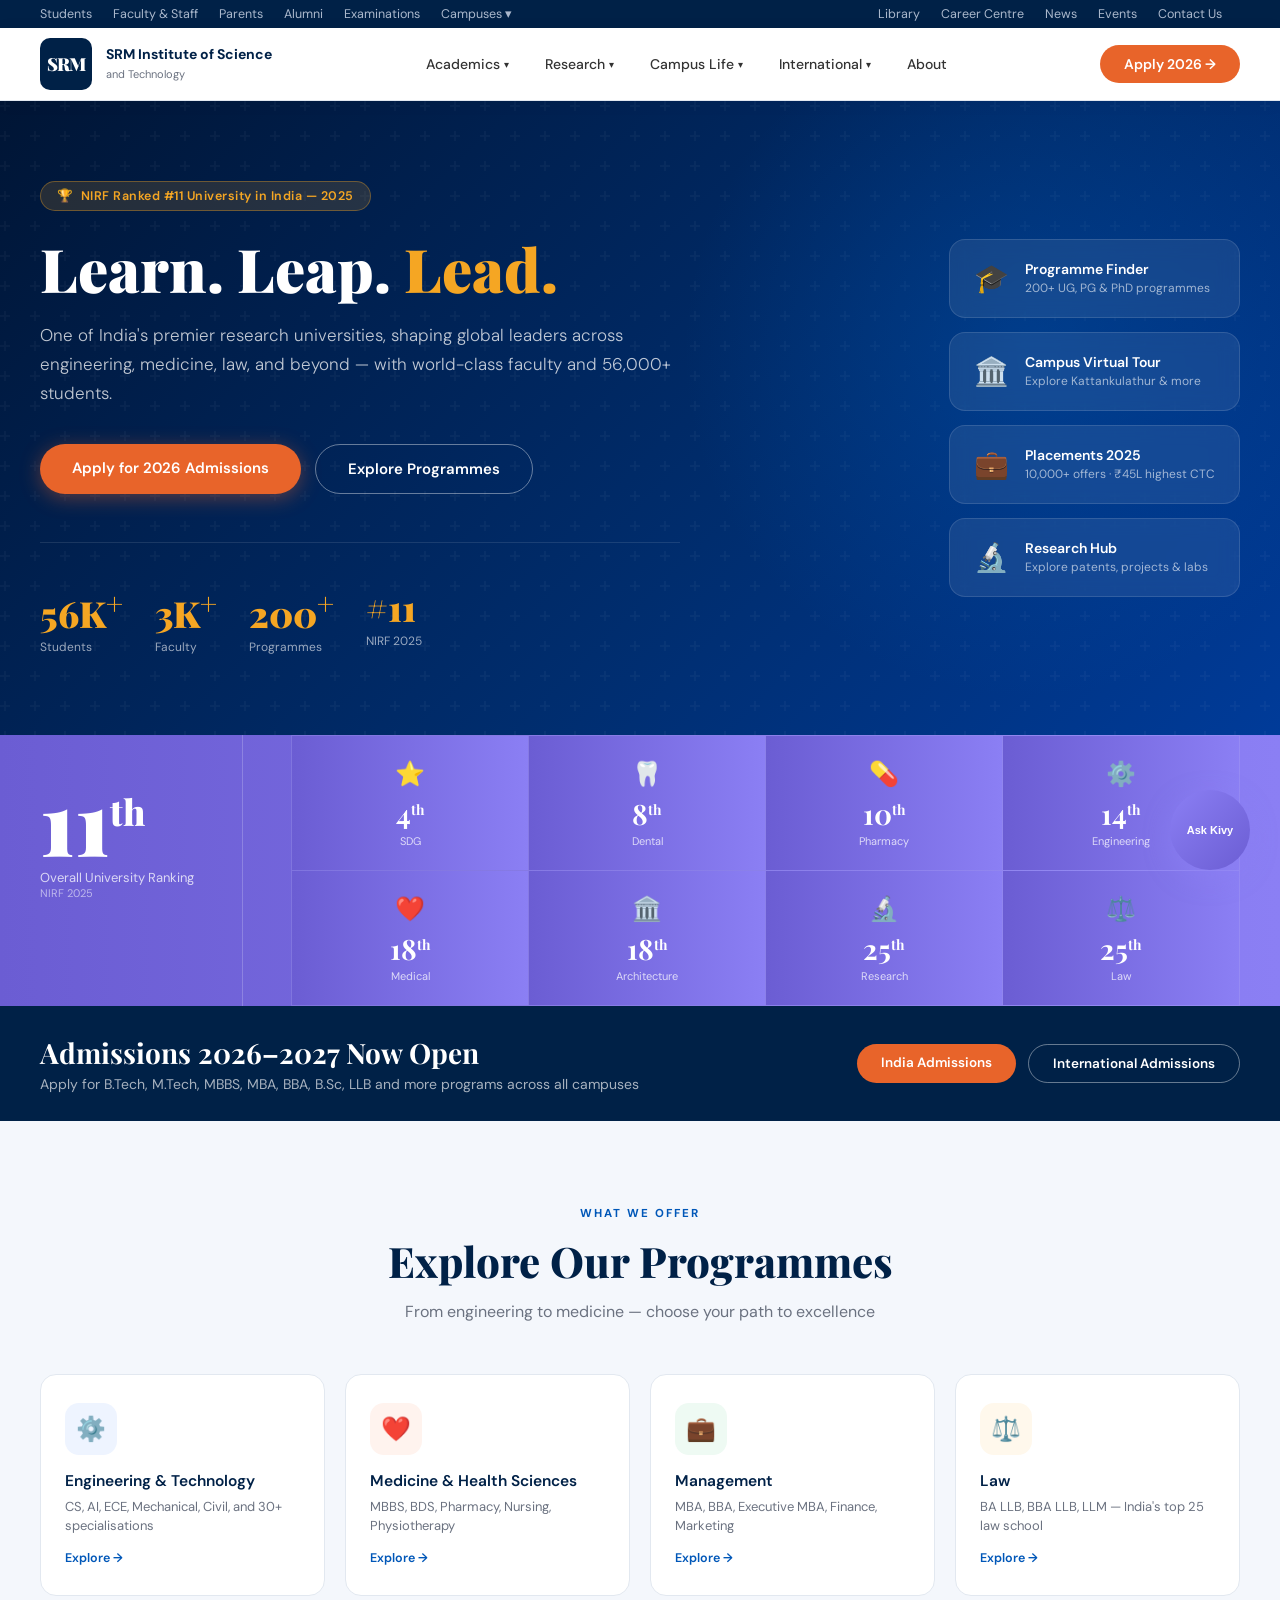
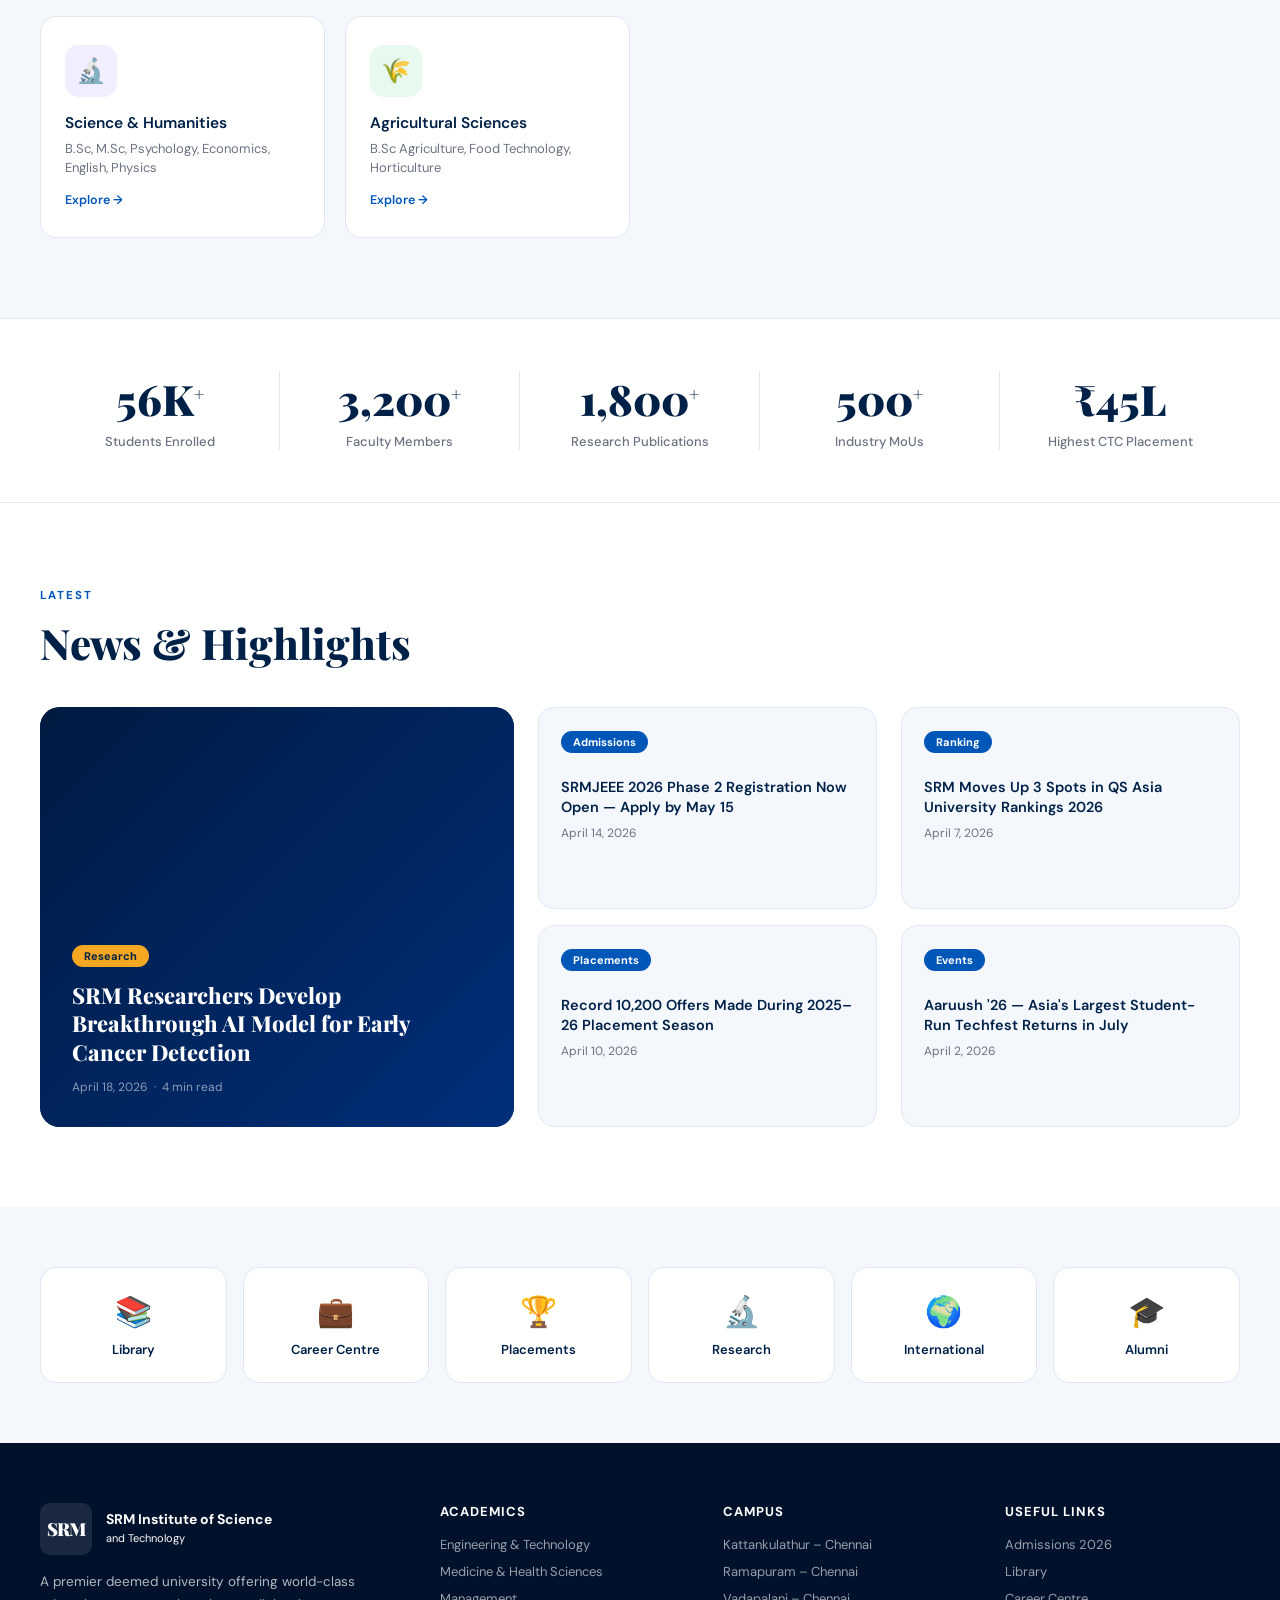
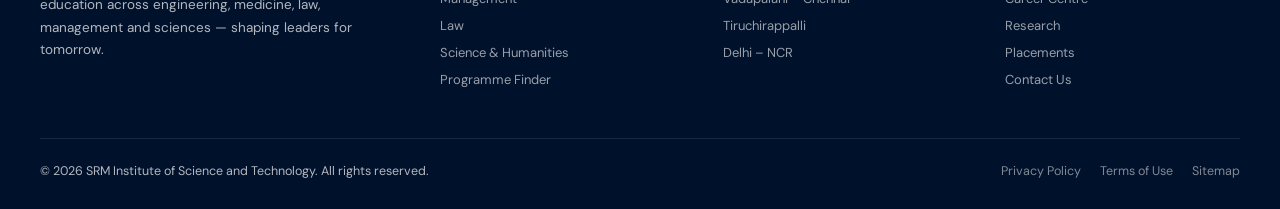
<file: frontend/website/index.html>
<!DOCTYPE html>
<html lang="en">
<head>
    <meta charset="UTF-8">
    <meta name="viewport" content="width=device-width, initial-scale=1.0">
    <title>SRM Institute of Science and Technology</title>
    <link href="https://fonts.googleapis.com/css2?family=Playfair+Display:wght@400;700;900&family=DM+Sans:wght@300;400;500;600&display=swap" rel="stylesheet">
    <style>
        :root {
            --navy: #002147;
            --blue: #0057B8;
            --gold: #F5A623;
            --orange: #E8642A;
            --light: #F4F7FC;
            --white: #ffffff;
            --gray: #6B7280;
            --border: #E2E8F0;
        }

        * { margin: 0; padding: 0; box-sizing: border-box; }

        body {
            font-family: 'DM Sans', sans-serif;
            color: #1a1a2e;
            overflow-x: hidden;
        }

        /* ── TOP UTILITY BAR ── */
        .top-bar {
            background: var(--navy);
            color: #aab8cc;
            font-size: 12.5px;
            padding: 6px 0;
        }
        .top-bar-inner {
            max-width: 1440px;
            margin: 0 auto;
            padding: 0 40px;
            display: flex;
            justify-content: space-between;
            align-items: center;
            flex-wrap: wrap;
            gap: 6px;
        }
        .top-bar a { color: #aab8cc; text-decoration: none; margin-right: 18px; transition: color .2s; }
        .top-bar a:hover { color: var(--gold); }
        .campus-dropdown { position: relative; display: inline-block; }
        .campus-dropdown:hover .campus-menu { display: block; }
        .campus-btn { background: none; border: none; color: #aab8cc; font-size: 12.5px; cursor: pointer; font-family: inherit; }
        .campus-menu {
            display: none;
            position: absolute;
            top: 100%; left: 0;
            background: white;
            border: 1px solid var(--border);
            border-radius: 8px;
            padding: 8px 0;
            min-width: 220px;
            box-shadow: 0 10px 30px rgba(0,0,0,.15);
            z-index: 200;
        }
        .campus-menu a { display: block; padding: 8px 18px; color: #333; font-size: 13px; }
        .campus-menu a:hover { background: var(--light); color: var(--blue); }

        /* ── MAIN HEADER ── */
        .header {
            background: white;
            border-bottom: 1px solid var(--border);
            position: sticky;
            top: 0;
            z-index: 100;
            box-shadow: 0 2px 16px rgba(0,0,0,.06);
        }
        .header-inner {
            max-width: 1440px;
            margin: 0 auto;
            padding: 0 40px;
            display: flex;
            align-items: center;
            justify-content: space-between;
            height: 72px;
        }
        .logo { display: flex; align-items: center; gap: 14px; text-decoration: none; }
        .logo-badge {
            width: 52px; height: 52px;
            background: var(--navy);
            border-radius: 10px;
            display: flex; align-items: center; justify-content: center;
            color: white; font-family: 'Playfair Display', serif;
            font-size: 18px; font-weight: 900; letter-spacing: -1px;
        }
        .logo-text { line-height: 1.2; }
        .logo-text strong { display: block; font-size: 14px; font-weight: 700; color: var(--navy); }
        .logo-text span { font-size: 11px; color: var(--gray); font-weight: 400; }

        .main-nav { display: flex; align-items: center; gap: 4px; }
        .nav-item {
            position: relative;
        }
        .nav-item > a, .nav-item > button {
            padding: 10px 16px;
            font-size: 14px;
            font-weight: 500;
            color: #333;
            text-decoration: none;
            border: none;
            background: none;
            cursor: pointer;
            font-family: inherit;
            border-radius: 8px;
            display: flex; align-items: center; gap: 4px;
            transition: background .2s, color .2s;
        }
        .nav-item > a:hover, .nav-item > button:hover { background: var(--light); color: var(--blue); }
        .nav-chevron { font-size: 10px; }
        .dropdown-panel {
            display: none;
            position: absolute;
            top: calc(100% + 8px);
            left: 0;
            background: white;
            border: 1px solid var(--border);
            border-radius: 14px;
            padding: 20px;
            min-width: 260px;
            box-shadow: 0 20px 50px rgba(0,0,0,.12);
            z-index: 200;
        }
        .nav-item:hover .dropdown-panel { display: block; }
        .dropdown-panel h4 { font-size: 11px; text-transform: uppercase; letter-spacing: 1px; color: var(--gray); margin-bottom: 10px; }
        .dropdown-panel a { display: block; padding: 7px 0; font-size: 13.5px; color: #333; text-decoration: none; border-bottom: 1px solid #f0f0f0; transition: color .2s; }
        .dropdown-panel a:hover { color: var(--blue); }
        .dropdown-panel a:last-child { border-bottom: none; }

        .header-cta {
            background: var(--orange);
            color: white;
            padding: 10px 24px;
            border-radius: 50px;
            font-size: 14px;
            font-weight: 600;
            text-decoration: none;
            transition: background .2s, transform .15s;
        }
        .header-cta:hover { background: #cf4f1a; transform: translateY(-1px); }

        /* ── HERO ── */
        .hero {
            background: linear-gradient(135deg, #001535 0%, #002d6e 60%, #003b99 100%);
            color: white;
            padding: 0;
            position: relative;
            overflow: hidden;
            min-height: 560px;
            display: flex;
            align-items: center;
        }
        .hero::before {
            content: '';
            position: absolute;
            inset: 0;
            background: url("data:image/svg+xml,%3Csvg width='60' height='60' viewBox='0 0 60 60' xmlns='http://www.w3.org/2000/svg'%3E%3Cg fill='none' fill-rule='evenodd'%3E%3Cg fill='%23ffffff' fill-opacity='0.03'%3E%3Cpath d='M36 34v-4h-2v4h-4v2h4v4h2v-4h4v-2h-4zm0-30V0h-2v4h-4v2h4v4h2V6h4V4h-4zM6 34v-4H4v4H0v2h4v4h2v-4h4v-2H6zM6 4V0H4v4H0v2h4v4h2V6h4V4H6z'/%3E%3C/g%3E%3C/g%3E%3C/svg%3E");
        }
        .hero-blob {
            position: absolute;
            right: -100px; top: -100px;
            width: 700px; height: 700px;
            background: radial-gradient(circle, rgba(0, 87, 184, 0.35) 0%, transparent 70%);
            border-radius: 50%;
        }
        .hero-inner {
            max-width: 1440px;
            margin: 0 auto;
            padding: 80px 40px;
            position: relative;
            z-index: 1;
            display: flex;
            align-items: center;
            justify-content: space-between;
            gap: 60px;
            width: 100%;
        }
        .hero-content { flex: 1; max-width: 640px; }
        .hero-badge {
            display: inline-flex; align-items: center; gap: 8px;
            background: rgba(245, 166, 35, .15);
            border: 1px solid rgba(245, 166, 35, .35);
            color: var(--gold);
            padding: 6px 16px;
            border-radius: 50px;
            font-size: 12.5px;
            font-weight: 600;
            letter-spacing: 0.5px;
            margin-bottom: 24px;
        }
        .hero h1 {
            font-family: 'Playfair Display', serif;
            font-size: clamp(36px, 5vw, 60px);
            font-weight: 900;
            line-height: 1.1;
            margin-bottom: 20px;
        }
        .hero h1 span { color: var(--gold); }
        .hero p {
            font-size: 17px;
            line-height: 1.7;
            color: rgba(255,255,255,.75);
            margin-bottom: 36px;
            font-weight: 300;
        }
        .hero-actions { display: flex; gap: 14px; flex-wrap: wrap; }
        .btn-primary {
            background: var(--orange);
            color: white;
            padding: 14px 32px;
            border-radius: 50px;
            font-size: 15px;
            font-weight: 600;
            text-decoration: none;
            transition: all .2s;
            box-shadow: 0 4px 20px rgba(232, 100, 42, .4);
        }
        .btn-primary:hover { background: #cf4f1a; transform: translateY(-2px); }
        .btn-outline {
            background: transparent;
            color: white;
            padding: 14px 32px;
            border-radius: 50px;
            font-size: 15px;
            font-weight: 600;
            text-decoration: none;
            border: 1.5px solid rgba(255,255,255,.4);
            transition: all .2s;
        }
        .btn-outline:hover { background: rgba(255,255,255,.1); }

        .hero-stats {
            display: flex; gap: 32px;
            margin-top: 48px;
            padding-top: 40px;
            border-top: 1px solid rgba(255,255,255,.1);
        }
        .hero-stat-val {
            font-family: 'Playfair Display', serif;
            font-size: 36px;
            font-weight: 900;
            color: var(--gold);
        }
        .hero-stat-label { font-size: 12px; color: rgba(255,255,255,.6); margin-top: 2px; }

        .hero-cards { display: flex; flex-direction: column; gap: 14px; }
        .hero-card {
            background: rgba(255,255,255,.08);
            backdrop-filter: blur(10px);
            border: 1px solid rgba(255,255,255,.12);
            border-radius: 16px;
            padding: 20px 24px;
            display: flex; align-items: center; gap: 16px;
            min-width: 260px;
            transition: all .2s;
            cursor: pointer;
        }
        .hero-card:hover { background: rgba(255,255,255,.14); transform: translateX(-4px); }
        .hero-card-icon { font-size: 28px; }
        .hero-card-title { font-size: 14px; font-weight: 600; }
        .hero-card-sub { font-size: 12px; color: rgba(255,255,255,.6); margin-top: 2px; }

        /* ── RANKINGS BAR ── */
        .rankings-bar {
            background: linear-gradient(90deg, #6B5DD3 0%, #8B7FF4 100%);
            color: white;
            padding: 0;
        }
        .rankings-inner {
            max-width: 1440px;
            margin: 0 auto;
            padding: 0 40px;
            display: flex;
            align-items: stretch;
            gap: 0;
        }
        .rank-feature {
            padding: 40px 48px 40px 0;
            margin-right: 48px;
            border-right: 1px solid rgba(255,255,255,.2);
            flex-shrink: 0;
        }
        .rank-feature-num {
            font-family: 'Playfair Display', serif;
            font-size: 90px;
            font-weight: 900;
            line-height: 1;
        }
        .rank-feature-num sup { font-size: 36px; vertical-align: super; }
        .rank-feature-label { font-size: 13px; opacity: .75; margin-top: 4px; }
        .rank-feature-source { font-size: 11px; opacity: .55; }

        .rank-grid {
            flex: 1;
            display: grid;
            grid-template-columns: repeat(4, 1fr);
            gap: 1px;
            background: rgba(255,255,255,.1);
            padding: 1px;
        }
        .rank-cell {
            background: linear-gradient(90deg, #6B5DD3 0%, #8B7FF4 100%);
            padding: 22px 18px;
            text-align: center;
            transition: background .2s;
        }
        .rank-cell:hover { background: rgba(255,255,255,.15); }
        .rank-cell-icon { font-size: 24px; margin-bottom: 6px; }
        .rank-cell-num { font-family: 'Playfair Display', serif; font-size: 28px; font-weight: 700; }
        .rank-cell-num sup { font-size: 14px; }
        .rank-cell-label { font-size: 11px; opacity: .75; margin-top: 2px; }

        /* ── ADMISSIONS BANNER ── */
        .admissions-band {
            background: var(--navy);
            color: white;
            padding: 28px 40px;
        }
        .admissions-band-inner {
            max-width: 1440px;
            margin: 0 auto;
            display: flex;
            align-items: center;
            justify-content: space-between;
            flex-wrap: wrap;
            gap: 16px;
        }
        .admissions-band-text h2 {
            font-family: 'Playfair Display', serif;
            font-size: 28px;
            font-weight: 700;
        }
        .admissions-band-text p { font-size: 14px; color: rgba(255,255,255,.65); margin-top: 4px; }
        .admissions-band-links { display: flex; gap: 12px; }
        .adm-link {
            padding: 10px 24px;
            border-radius: 50px;
            font-size: 13.5px;
            font-weight: 600;
            text-decoration: none;
            transition: all .2s;
        }
        .adm-link-india { background: var(--orange); color: white; }
        .adm-link-india:hover { background: #cf4f1a; }
        .adm-link-intl { background: transparent; color: white; border: 1.5px solid rgba(255,255,255,.4); }
        .adm-link-intl:hover { background: rgba(255,255,255,.1); }

        /* ── PROGRAM FINDER ── */
        .programs-section {
            background: var(--light);
            padding: 80px 40px;
        }
        .section-header { text-align: center; margin-bottom: 52px; }
        .section-label {
            display: inline-block;
            font-size: 11.5px;
            font-weight: 700;
            letter-spacing: 2px;
            text-transform: uppercase;
            color: var(--blue);
            margin-bottom: 12px;
        }
        .section-header h2 {
            font-family: 'Playfair Display', serif;
            font-size: clamp(28px, 4vw, 42px);
            font-weight: 800;
            color: var(--navy);
        }
        .section-header p { font-size: 16px; color: var(--gray); margin-top: 12px; max-width: 520px; margin-left: auto; margin-right: auto; }

        .programs-grid {
            max-width: 1440px;
            margin: 0 auto;
            display: grid;
            grid-template-columns: repeat(auto-fill, minmax(240px, 1fr));
            gap: 20px;
        }
        .program-card {
            background: white;
            border-radius: 16px;
            padding: 28px 24px;
            border: 1px solid var(--border);
            transition: all .25s;
            cursor: pointer;
            text-decoration: none;
            color: inherit;
            display: block;
        }
        .program-card:hover { border-color: var(--blue); box-shadow: 0 12px 40px rgba(0, 87, 184, .1); transform: translateY(-4px); }
        .program-icon {
            width: 52px; height: 52px;
            border-radius: 14px;
            display: flex; align-items: center; justify-content: center;
            font-size: 24px;
            margin-bottom: 16px;
        }
        .program-card h3 { font-size: 15.5px; font-weight: 600; color: var(--navy); }
        .program-card p { font-size: 13px; color: var(--gray); margin-top: 6px; line-height: 1.5; }
        .program-arrow {
            display: inline-flex;
            align-items: center;
            gap: 4px;
            font-size: 12.5px;
            font-weight: 600;
            color: var(--blue);
            margin-top: 14px;
        }

        /* ── STATS STRIP ── */
        .stats-strip {
            background: white;
            border-top: 1px solid var(--border);
            border-bottom: 1px solid var(--border);
            padding: 52px 40px;
        }
        .stats-strip-inner {
            max-width: 1440px;
            margin: 0 auto;
            display: grid;
            grid-template-columns: repeat(5, 1fr);
            gap: 0;
            text-align: center;
        }
        .stat-item { padding: 0 24px; border-right: 1px solid var(--border); }
        .stat-item:last-child { border-right: none; }
        .stat-val {
            font-family: 'Playfair Display', serif;
            font-size: 42px;
            font-weight: 900;
            color: var(--navy);
        }
        .stat-val sup { font-size: 18px; }
        .stat-label { font-size: 13px; color: var(--gray); margin-top: 6px; font-weight: 500; }

        /* ── HIGHLIGHTS / NEWS ── */
        .highlights {
            padding: 80px 40px;
            background: white;
        }
        .highlights-inner { max-width: 1440px; margin: 0 auto; }
        .highlights-grid {
            display: grid;
            grid-template-columns: 1.4fr 1fr 1fr;
            gap: 24px;
        }
        .news-card-big {
            background: var(--navy);
            border-radius: 20px;
            overflow: hidden;
            position: relative;
            min-height: 420px;
            display: flex;
            flex-direction: column;
            justify-content: flex-end;
            padding: 32px;
            cursor: pointer;
            transition: transform .25s;
        }
        .news-card-big:hover { transform: scale(1.01); }
        .news-card-bg {
            position: absolute; inset: 0;
            background: linear-gradient(135deg, #001a40, #003080);
            opacity: .9;
        }
        .news-card-content { position: relative; z-index: 1; color: white; }
        .news-tag {
            display: inline-block;
            background: var(--gold);
            color: var(--navy);
            font-size: 11px;
            font-weight: 700;
            padding: 4px 12px;
            border-radius: 50px;
            margin-bottom: 14px;
        }
        .news-card-big h3 {
            font-family: 'Playfair Display', serif;
            font-size: 22px;
            font-weight: 800;
            line-height: 1.3;
            margin-bottom: 12px;
        }
        .news-meta { font-size: 12px; color: rgba(255,255,255,.55); }

        .news-small-col { display: flex; flex-direction: column; gap: 16px; }
        .news-card-sm {
            background: var(--light);
            border-radius: 16px;
            padding: 22px;
            border: 1px solid var(--border);
            cursor: pointer;
            transition: all .2s;
            flex: 1;
        }
        .news-card-sm:hover { border-color: var(--blue); background: white; box-shadow: 0 8px 24px rgba(0,87,184,.08); }
        .news-card-sm .news-tag { background: var(--blue); color: white; }
        .news-card-sm h3 { font-size: 14.5px; font-weight: 600; color: var(--navy); line-height: 1.4; margin-top: 10px; }
        .news-card-sm .news-meta { font-size: 12px; color: var(--gray); margin-top: 8px; }

        /* ── QUICK LINKS ── */
        .quicklinks {
            background: var(--light);
            padding: 60px 40px;
        }
        .quicklinks-inner {
            max-width: 1440px;
            margin: 0 auto;
            display: grid;
            grid-template-columns: repeat(6, 1fr);
            gap: 16px;
        }
        .ql-card {
            background: white;
            border-radius: 16px;
            padding: 24px 18px;
            text-align: center;
            border: 1px solid var(--border);
            cursor: pointer;
            transition: all .2s;
            text-decoration: none;
            color: inherit;
        }
        .ql-card:hover { border-color: var(--orange); box-shadow: 0 8px 24px rgba(232,100,42,.12); transform: translateY(-3px); }
        .ql-icon { font-size: 30px; margin-bottom: 10px; }
        .ql-label { font-size: 13px; font-weight: 600; color: var(--navy); }

        /* ── FOOTER ── */
        footer {
            background: #00112b;
            color: rgba(255,255,255,.7);
            padding: 60px 40px 30px;
        }
        .footer-inner { max-width: 1440px; margin: 0 auto; }
        .footer-top {
            display: grid;
            grid-template-columns: 1.5fr 1fr 1fr 1fr;
            gap: 48px;
            padding-bottom: 40px;
            border-bottom: 1px solid rgba(255,255,255,.1);
        }
        .footer-brand .logo-badge { background: rgba(255,255,255,.1); }
        .footer-brand .logo-text strong,
        .footer-brand .logo-text span { color: white; }
        .footer-brand p { font-size: 13.5px; line-height: 1.7; margin-top: 16px; }
        .footer-col h4 { font-size: 13px; font-weight: 700; text-transform: uppercase; letter-spacing: 1px; color: white; margin-bottom: 16px; }
        .footer-col a { display: block; font-size: 13px; color: rgba(255,255,255,.6); text-decoration: none; margin-bottom: 10px; transition: color .2s; }
        .footer-col a:hover { color: var(--gold); }
        .footer-bottom {
            padding-top: 24px;
            display: flex;
            justify-content: space-between;
            align-items: center;
            font-size: 12.5px;
            flex-wrap: wrap;
            gap: 12px;
        }
        .footer-bottom a { color: rgba(255,255,255,.5); text-decoration: none; margin-left: 16px; }
        .footer-bottom a:hover { color: var(--gold); }

        /* ── CHATBOT WIDGET (unchanged from original) ── */
        .chatbot-widget {
            position: fixed;
            bottom: 30px;
            right: 30px;
            z-index: 9999;
        }
        .chatbot-button {
            width: 80px;
            height: 80px;
            border-radius: 50%;
            background: linear-gradient(135deg, #8B7FF4 0%, #6B5DD3 100%);
            border: none;
            cursor: pointer;
            box-shadow: 0 8px 25px rgba(139, 127, 244, 0.5);
            display: flex;
            flex-direction: column;
            align-items: center;
            justify-content: center;
            animation: pulse 2s infinite;
        }
        @keyframes pulse {
            0%, 100% { box-shadow: 0 8px 25px rgba(139, 127, 244, 0.5); }
            50% { box-shadow: 0 8px 35px rgba(139, 127, 244, 0.8); }
        }
        .robot-emoji { font-size: 36px; }
        .ask-kivy-text { color: white; font-size: 11px; font-weight: 700; }
        .chatbot-modal {
            position: fixed;
            top: 0; left: 0;
            width: 100%; height: 100%;
            background: rgba(0, 0, 0, 0.75);
            z-index: 10000;
            display: none;
            align-items: center;
            justify-content: center;
        }
        .chatbot-modal.active { display: flex; }
        .chatbot-modal-content {
            width: 90%;
            max-width: 900px;
            height: 90%;
            max-height: 850px;
            background: white;
            border-radius: 24px;
            overflow: hidden;
            position: relative;
        }
        .close-modal {
            position: absolute;
            top: 15px; right: 15px;
            width: 45px; height: 45px;
            border-radius: 50%;
            background: white;
            border: none;
            cursor: pointer;
            font-size: 24px;
            z-index: 10001;
        }
        #chatbot-iframe { width: 100%; height: 100%; border: none; }
    </style>
</head>
<body>

    <!-- TOP UTILITY BAR -->
    <div class="top-bar">
        <div class="top-bar-inner">
            <div>
                <a href="#">Students</a>
                <a href="#">Faculty & Staff</a>
                <a href="#">Parents</a>
                <a href="#">Alumni</a>
                <a href="#">Examinations</a>
                <div class="campus-dropdown" style="display:inline-block">
                    <button class="campus-btn">Campuses ▾</button>
                    <div class="campus-menu">
                        <a href="#">Kattankulathur – Chennai</a>
                        <a href="#">Ramapuram – Chennai</a>
                        <a href="#">Vadapalani – Chennai</a>
                        <a href="#">Tiruchirappalli</a>
                        <a href="#">Delhi – NCR</a>
                        <a href="#">Baburayanpettai</a>
                    </div>
                </div>
            </div>
            <div>
                <a href="#">Library</a>
                <a href="#">Career Centre</a>
                <a href="#">News</a>
                <a href="#">Events</a>
                <a href="#">Contact Us</a>
            </div>
        </div>
    </div>

    <!-- MAIN HEADER -->
    <header class="header">
        <div class="header-inner">
            <a href="#" class="logo">
                <div class="logo-badge">SRM</div>
                <div class="logo-text">
                    <strong>SRM Institute of Science</strong>
                    <span>and Technology</span>
                </div>
            </a>

            <nav class="main-nav">
                <div class="nav-item">
                    <button>Academics <span class="nav-chevron">▾</span></button>
                    <div class="dropdown-panel">
                        <h4>Colleges</h4>
                        <a href="#">Engineering & Technology</a>
                        <a href="#">Management</a>
                        <a href="#">Science & Humanities</a>
                        <a href="#">Law</a>
                        <a href="#">Agricultural Sciences</a>
                        <a href="#">Medicine & Health Sciences</a>
                        <h4 style="margin-top:14px">Quick Links</h4>
                        <a href="#">Programme Finder</a>
                        <a href="#">Departments A–Z</a>
                    </div>
                </div>
                <div class="nav-item">
                    <button>Research <span class="nav-chevron">▾</span></button>
                    <div class="dropdown-panel" style="left:-60px">
                        <h4>Overview</h4>
                        <a href="#">Directorate of Research</a>
                        <a href="#">Funded Projects</a>
                        <a href="#">Patents</a>
                        <a href="#">Publications</a>
                        <h4 style="margin-top:14px">Innovation</h4>
                        <a href="#">Innovation & Incubation</a>
                        <a href="#">FAB LAB</a>
                    </div>
                </div>
                <div class="nav-item">
                    <button>Campus Life <span class="nav-chevron">▾</span></button>
                    <div class="dropdown-panel">
                        <a href="#">Sports & Fitness</a>
                        <a href="#">Clubs & Activities</a>
                        <a href="#">Hostel & Accommodation</a>
                        <a href="#">Cultural Events</a>
                        <a href="#">Student Governance</a>
                    </div>
                </div>
                <div class="nav-item">
                    <button>International <span class="nav-chevron">▾</span></button>
                    <div class="dropdown-panel">
                        <a href="#">International Admissions</a>
                        <a href="#">Exchange Programs</a>
                        <a href="#">Visiting Faculty</a>
                        <a href="#">Global MoUs</a>
                    </div>
                </div>
                <div class="nav-item">
                    <a href="#">About</a>
                </div>
            </nav>

            <a href="#" class="header-cta">Apply 2026 →</a>
        </div>
    </header>

    <!-- HERO -->
    <section class="hero">
        <div class="hero-blob"></div>
        <div class="hero-inner">
            <div class="hero-content">
                <div class="hero-badge">🏆 &nbsp;NIRF Ranked #11 University in India — 2025</div>
                <h1>Learn. Leap. <span>Lead.</span></h1>
                <p>One of India's premier research universities, shaping global leaders across engineering, medicine, law, and beyond — with world-class faculty and 56,000+ students.</p>
                <div class="hero-actions">
                    <a href="#" class="btn-primary">Apply for 2026 Admissions</a>
                    <a href="#" class="btn-outline">Explore Programmes</a>
                </div>
                <div class="hero-stats">
                    <div>
                        <div class="hero-stat-val">56K<sup>+</sup></div>
                        <div class="hero-stat-label">Students</div>
                    </div>
                    <div>
                        <div class="hero-stat-val">3K<sup>+</sup></div>
                        <div class="hero-stat-label">Faculty</div>
                    </div>
                    <div>
                        <div class="hero-stat-val">200<sup>+</sup></div>
                        <div class="hero-stat-label">Programmes</div>
                    </div>
                    <div>
                        <div class="hero-stat-val">#11</div>
                        <div class="hero-stat-label">NIRF 2025</div>
                    </div>
                </div>
            </div>
            <div class="hero-cards">
                <div class="hero-card">
                    <div class="hero-card-icon">🎓</div>
                    <div>
                        <div class="hero-card-title">Programme Finder</div>
                        <div class="hero-card-sub">200+ UG, PG & PhD programmes</div>
                    </div>
                </div>
                <div class="hero-card">
                    <div class="hero-card-icon">🏛️</div>
                    <div>
                        <div class="hero-card-title">Campus Virtual Tour</div>
                        <div class="hero-card-sub">Explore Kattankulathur & more</div>
                    </div>
                </div>
                <div class="hero-card">
                    <div class="hero-card-icon">💼</div>
                    <div>
                        <div class="hero-card-title">Placements 2025</div>
                        <div class="hero-card-sub">10,000+ offers · ₹45L highest CTC</div>
                    </div>
                </div>
                <div class="hero-card">
                    <div class="hero-card-icon">🔬</div>
                    <div>
                        <div class="hero-card-title">Research Hub</div>
                        <div class="hero-card-sub">Explore patents, projects & labs</div>
                    </div>
                </div>
            </div>
        </div>
    </section>

    <!-- RANKINGS BAR -->
    <section class="rankings-bar">
        <div class="rankings-inner">
            <div class="rank-feature">
                <div class="rank-feature-num">11<sup>th</sup></div>
                <div class="rank-feature-label">Overall University Ranking</div>
                <div class="rank-feature-source">NIRF 2025</div>
            </div>
            <div class="rank-grid">
                <div class="rank-cell">
                    <div class="rank-cell-icon">⭐</div>
                    <div class="rank-cell-num">4<sup>th</sup></div>
                    <div class="rank-cell-label">SDG</div>
                </div>
                <div class="rank-cell">
                    <div class="rank-cell-icon">🦷</div>
                    <div class="rank-cell-num">8<sup>th</sup></div>
                    <div class="rank-cell-label">Dental</div>
                </div>
                <div class="rank-cell">
                    <div class="rank-cell-icon">💊</div>
                    <div class="rank-cell-num">10<sup>th</sup></div>
                    <div class="rank-cell-label">Pharmacy</div>
                </div>
                <div class="rank-cell">
                    <div class="rank-cell-icon">⚙️</div>
                    <div class="rank-cell-num">14<sup>th</sup></div>
                    <div class="rank-cell-label">Engineering</div>
                </div>
                <div class="rank-cell">
                    <div class="rank-cell-icon">❤️</div>
                    <div class="rank-cell-num">18<sup>th</sup></div>
                    <div class="rank-cell-label">Medical</div>
                </div>
                <div class="rank-cell">
                    <div class="rank-cell-icon">🏛️</div>
                    <div class="rank-cell-num">18<sup>th</sup></div>
                    <div class="rank-cell-label">Architecture</div>
                </div>
                <div class="rank-cell">
                    <div class="rank-cell-icon">🔬</div>
                    <div class="rank-cell-num">25<sup>th</sup></div>
                    <div class="rank-cell-label">Research</div>
                </div>
                <div class="rank-cell">
                    <div class="rank-cell-icon">⚖️</div>
                    <div class="rank-cell-num">25<sup>th</sup></div>
                    <div class="rank-cell-label">Law</div>
                </div>
            </div>
        </div>
    </section>

    <!-- ADMISSIONS BANNER -->
    <section class="admissions-band">
        <div class="admissions-band-inner">
            <div class="admissions-band-text">
                <h2>Admissions 2026–2027 Now Open</h2>
                <p>Apply for B.Tech, M.Tech, MBBS, MBA, BBA, B.Sc, LLB and more programs across all campuses</p>
            </div>
            <div class="admissions-band-links">
                <a href="#" class="adm-link adm-link-india">India Admissions</a>
                <a href="#" class="adm-link adm-link-intl">International Admissions</a>
            </div>
        </div>
    </section>

    <!-- PROGRAMMES -->
    <section class="programs-section">
        <div class="section-header">
            <div class="section-label">What we offer</div>
            <h2>Explore Our Programmes</h2>
            <p>From engineering to medicine — choose your path to excellence</p>
        </div>
        <div class="programs-grid">
            <a href="#" class="program-card">
                <div class="program-icon" style="background:#EEF4FF">⚙️</div>
                <h3>Engineering & Technology</h3>
                <p>CS, AI, ECE, Mechanical, Civil, and 30+ specialisations</p>
                <div class="program-arrow">Explore →</div>
            </a>
            <a href="#" class="program-card">
                <div class="program-icon" style="background:#FFF3EE">❤️</div>
                <h3>Medicine & Health Sciences</h3>
                <p>MBBS, BDS, Pharmacy, Nursing, Physiotherapy</p>
                <div class="program-arrow">Explore →</div>
            </a>
            <a href="#" class="program-card">
                <div class="program-icon" style="background:#EEFAF3">💼</div>
                <h3>Management</h3>
                <p>MBA, BBA, Executive MBA, Finance, Marketing</p>
                <div class="program-arrow">Explore →</div>
            </a>
            <a href="#" class="program-card">
                <div class="program-icon" style="background:#FFF8EC">⚖️</div>
                <h3>Law</h3>
                <p>BA LLB, BBA LLB, LLM — India's top 25 law school</p>
                <div class="program-arrow">Explore →</div>
            </a>
            <a href="#" class="program-card">
                <div class="program-icon" style="background:#F3EEFF">🔬</div>
                <h3>Science & Humanities</h3>
                <p>B.Sc, M.Sc, Psychology, Economics, English, Physics</p>
                <div class="program-arrow">Explore →</div>
            </a>
            <a href="#" class="program-card">
                <div class="program-icon" style="background:#E8F9F0">🌾</div>
                <h3>Agricultural Sciences</h3>
                <p>B.Sc Agriculture, Food Technology, Horticulture</p>
                <div class="program-arrow">Explore →</div>
            </a>
        </div>
    </section>

    <!-- STATS STRIP -->
    <section class="stats-strip">
        <div class="stats-strip-inner">
            <div class="stat-item">
                <div class="stat-val">56K<sup>+</sup></div>
                <div class="stat-label">Students Enrolled</div>
            </div>
            <div class="stat-item">
                <div class="stat-val">3,200<sup>+</sup></div>
                <div class="stat-label">Faculty Members</div>
            </div>
            <div class="stat-item">
                <div class="stat-val">1,800<sup>+</sup></div>
                <div class="stat-label">Research Publications</div>
            </div>
            <div class="stat-item">
                <div class="stat-val">500<sup>+</sup></div>
                <div class="stat-label">Industry MoUs</div>
            </div>
            <div class="stat-item">
                <div class="stat-val">₹45L</div>
                <div class="stat-label">Highest CTC Placement</div>
            </div>
        </div>
    </section>

    <!-- NEWS & HIGHLIGHTS -->
    <section class="highlights">
        <div class="highlights-inner">
            <div class="section-header" style="text-align:left; margin-bottom:36px">
                <div class="section-label">Latest</div>
                <h2>News & Highlights</h2>
            </div>
            <div class="highlights-grid">
                <div class="news-card-big">
                    <div class="news-card-bg"></div>
                    <div class="news-card-content">
                        <span class="news-tag">Research</span>
                        <h3>SRM Researchers Develop Breakthrough AI Model for Early Cancer Detection</h3>
                        <div class="news-meta">April 18, 2026 &nbsp;·&nbsp; 4 min read</div>
                    </div>
                </div>
                <div class="news-small-col">
                    <div class="news-card-sm">
                        <span class="news-tag">Admissions</span>
                        <h3>SRMJEEE 2026 Phase 2 Registration Now Open — Apply by May 15</h3>
                        <div class="news-meta">April 14, 2026</div>
                    </div>
                    <div class="news-card-sm">
                        <span class="news-tag">Placements</span>
                        <h3>Record 10,200 Offers Made During 2025–26 Placement Season</h3>
                        <div class="news-meta">April 10, 2026</div>
                    </div>
                </div>
                <div class="news-small-col">
                    <div class="news-card-sm">
                        <span class="news-tag">Ranking</span>
                        <h3>SRM Moves Up 3 Spots in QS Asia University Rankings 2026</h3>
                        <div class="news-meta">April 7, 2026</div>
                    </div>
                    <div class="news-card-sm">
                        <span class="news-tag">Events</span>
                        <h3>Aaruush '26 — Asia's Largest Student-Run Techfest Returns in July</h3>
                        <div class="news-meta">April 2, 2026</div>
                    </div>
                </div>
            </div>
        </div>
    </section>

    <!-- QUICK LINKS -->
    <section class="quicklinks">
        <div class="quicklinks-inner">
            <a href="#" class="ql-card">
                <div class="ql-icon">📚</div>
                <div class="ql-label">Library</div>
            </a>
            <a href="#" class="ql-card">
                <div class="ql-icon">💼</div>
                <div class="ql-label">Career Centre</div>
            </a>
            <a href="#" class="ql-card">
                <div class="ql-icon">🏆</div>
                <div class="ql-label">Placements</div>
            </a>
            <a href="#" class="ql-card">
                <div class="ql-icon">🔬</div>
                <div class="ql-label">Research</div>
            </a>
            <a href="#" class="ql-card">
                <div class="ql-icon">🌍</div>
                <div class="ql-label">International</div>
            </a>
            <a href="#" class="ql-card">
                <div class="ql-icon">🎓</div>
                <div class="ql-label">Alumni</div>
            </a>
        </div>
    </section>

    <!-- FOOTER -->
    <footer>
        <div class="footer-inner">
            <div class="footer-top">
                <div class="footer-brand">
                    <div class="logo">
                        <div class="logo-badge">SRM</div>
                        <div class="logo-text">
                            <strong>SRM Institute of Science</strong>
                            <span>and Technology</span>
                        </div>
                    </div>
                    <p>A premier deemed university offering world-class education across engineering, medicine, law, management and sciences — shaping leaders for tomorrow.</p>
                </div>
                <div class="footer-col">
                    <h4>Academics</h4>
                    <a href="#">Engineering & Technology</a>
                    <a href="#">Medicine & Health Sciences</a>
                    <a href="#">Management</a>
                    <a href="#">Law</a>
                    <a href="#">Science & Humanities</a>
                    <a href="#">Programme Finder</a>
                </div>
                <div class="footer-col">
                    <h4>Campus</h4>
                    <a href="#">Kattankulathur – Chennai</a>
                    <a href="#">Ramapuram – Chennai</a>
                    <a href="#">Vadapalani – Chennai</a>
                    <a href="#">Tiruchirappalli</a>
                    <a href="#">Delhi – NCR</a>
                </div>
                <div class="footer-col">
                    <h4>Useful Links</h4>
                    <a href="#">Admissions 2026</a>
                    <a href="#">Library</a>
                    <a href="#">Career Centre</a>
                    <a href="#">Research</a>
                    <a href="#">Placements</a>
                    <a href="#">Contact Us</a>
                </div>
            </div>
            <div class="footer-bottom">
                <span>© 2026 SRM Institute of Science and Technology. All rights reserved.</span>
                <div>
                    <a href="#">Privacy Policy</a>
                    <a href="#">Terms of Use</a>
                    <a href="#">Sitemap</a>
                </div>
            </div>
        </div>
    </footer>

    <!-- CHATBOT WIDGET (unchanged) -->
    <div class="chatbot-widget">
        <button class="chatbot-button" onclick="openChatbot()">
            <div class="robot-emoji"></div>
            <div class="ask-kivy-text">Ask Kivy</div>
        </button>
    </div>

    <!-- CHATBOT MODAL (unchanged) -->
    <div id="chatbotModal" class="chatbot-modal">
        <div class="chatbot-modal-content">
            <button class="close-modal" onclick="closeChatbot()">✕</button>
            <iframe id="chatbot-iframe" src="../kivy_chatbot.html"></iframe>
        </div>
    </div>

    <script>
        function openChatbot() {
            document.getElementById('chatbotModal').classList.add('active');
        }
        function closeChatbot() {
            document.getElementById('chatbotModal').classList.remove('active');
        }
    </script>
</body>
</html>
</file>
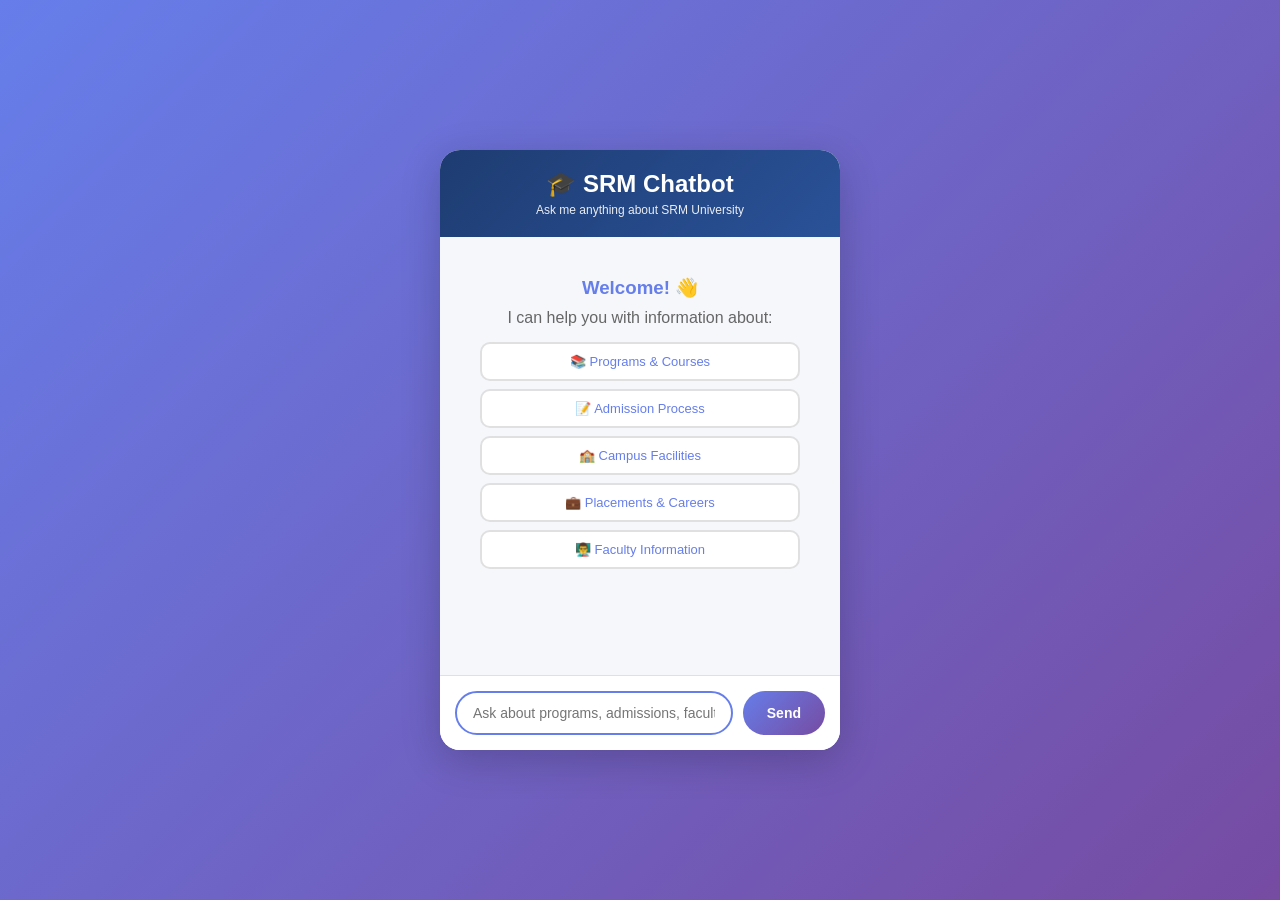
<file: frontend/chatbot_enhanced.html>
<!DOCTYPE html>
<html lang="en">
<head>
    <meta charset="UTF-8">
    <meta name="viewport" content="width=device-width, initial-scale=1.0">
    <title>SRM Chatbot - Enhanced</title>
    <style>
        * {
            margin: 0;
            padding: 0;
            box-sizing: border-box;
        }

        body {
            font-family: 'Segoe UI', Tahoma, Geneva, Verdana, sans-serif;
            background: linear-gradient(135deg, #667eea 0%, #764ba2 100%);
            height: 100vh;
            display: flex;
            justify-content: center;
            align-items: center;
        }

        .chat-container {
            width: 400px;
            height: 600px;
            background: white;
            border-radius: 20px;
            box-shadow: 0 10px 40px rgba(0,0,0,0.2);
            display: flex;
            flex-direction: column;
            overflow: hidden;
        }

        .chat-header {
            background: linear-gradient(135deg, #1e3c72 0%, #2a5298 100%);
            color: white;
            padding: 20px;
            text-align: center;
            box-shadow: 0 2px 10px rgba(0,0,0,0.1);
        }

        .chat-header h1 {
            font-size: 24px;
            margin-bottom: 5px;
        }

        .chat-header p {
            font-size: 12px;
            opacity: 0.9;
        }

        .chat-messages {
            flex: 1;
            padding: 20px;
            overflow-y: auto;
            background: #f5f7fb;
        }

        .message {
            margin-bottom: 15px;
            display: flex;
            animation: fadeIn 0.3s ease-in;
        }

        @keyframes fadeIn {
            from { opacity: 0; transform: translateY(10px); }
            to { opacity: 1; transform: translateY(0); }
        }

        .message.user {
            justify-content: flex-end;
        }

        .message-bubble {
            max-width: 75%;
            padding: 12px 16px;
            border-radius: 18px;
            word-wrap: break-word;
        }

        .message.user .message-bubble {
            background: linear-gradient(135deg, #667eea 0%, #764ba2 100%);
            color: white;
            border-bottom-right-radius: 4px;
        }

        .message.bot .message-bubble {
            background: white;
            color: #333;
            border-bottom-left-radius: 4px;
            box-shadow: 0 2px 5px rgba(0,0,0,0.1);
        }

        .sources {
            margin-top: 10px;
            padding: 10px;
            background: #f0f4ff;
            border-radius: 8px;
            font-size: 11px;
        }

        .source-link {
            display: block;
            color: #667eea;
            text-decoration: none;
            margin-top: 5px;
            padding: 5px;
            background: white;
            border-radius: 4px;
        }

        .source-link:hover {
            background: #e8edff;
        }

        .faculty-search-notice {
            background: #fff3cd;
            padding: 8px;
            border-radius: 6px;
            margin-top: 8px;
            font-size: 11px;
            color: #856404;
        }

        .search-suggestion {
            background: #d1ecf1;
            padding: 8px;
            border-radius: 6px;
            margin-top: 8px;
            font-size: 11px;
            color: #0c5460;
        }

        .search-suggestion a {
            color: #004085;
            font-weight: bold;
        }

        .typing-indicator {
            display: none;
            padding: 12px 16px;
            background: white;
            border-radius: 18px;
            width: 60px;
            box-shadow: 0 2px 5px rgba(0,0,0,0.1);
        }

        .typing-indicator.active {
            display: block;
        }

        .typing-indicator span {
            height: 8px;
            width: 8px;
            background: #667eea;
            border-radius: 50%;
            display: inline-block;
            margin: 0 2px;
            animation: typing 1.4s infinite;
        }

        .typing-indicator span:nth-child(2) {
            animation-delay: 0.2s;
        }

        .typing-indicator span:nth-child(3) {
            animation-delay: 0.4s;
        }

        @keyframes typing {
            0%, 60%, 100% { transform: translateY(0); }
            30% { transform: translateY(-10px); }
        }

        .chat-input {
            display: flex;
            padding: 15px;
            background: white;
            border-top: 1px solid #e0e0e0;
        }

        #userInput {
            flex: 1;
            padding: 12px 16px;
            border: 2px solid #e0e0e0;
            border-radius: 25px;
            outline: none;
            font-size: 14px;
            transition: border-color 0.3s;
        }

        #userInput:focus {
            border-color: #667eea;
        }

        #sendBtn {
            margin-left: 10px;
            padding: 12px 24px;
            background: linear-gradient(135deg, #667eea 0%, #764ba2 100%);
            color: white;
            border: none;
            border-radius: 25px;
            cursor: pointer;
            font-size: 14px;
            font-weight: 600;
            transition: transform 0.2s;
        }

        #sendBtn:hover {
            transform: scale(1.05);
        }

        #sendBtn:active {
            transform: scale(0.95);
        }

        #sendBtn:disabled {
            opacity: 0.5;
            cursor: not-allowed;
        }

        .welcome-message {
            text-align: center;
            padding: 20px;
            color: #666;
        }

        .welcome-message h3 {
            color: #667eea;
            margin-bottom: 10px;
        }

        .example-questions {
            margin-top: 15px;
        }

        .example-btn {
            display: block;
            width: 100%;
            padding: 10px;
            margin: 8px 0;
            background: white;
            border: 2px solid #e0e0e0;
            border-radius: 10px;
            cursor: pointer;
            font-size: 13px;
            color: #667eea;
            transition: all 0.3s;
        }

        .example-btn:hover {
            background: #f0f4ff;
            border-color: #667eea;
        }

        .confidence-badge {
            display: inline-block;
            padding: 3px 8px;
            border-radius: 12px;
            font-size: 10px;
            margin-top: 5px;
        }

        .confidence-high {
            background: #d4edda;
            color: #155724;
        }

        .confidence-medium {
            background: #fff3cd;
            color: #856404;
        }

        .confidence-low {
            background: #f8d7da;
            color: #721c24;
        }

        .chat-messages::-webkit-scrollbar {
            width: 6px;
        }

        .chat-messages::-webkit-scrollbar-track {
            background: #f1f1f1;
        }

        .chat-messages::-webkit-scrollbar-thumb {
            background: #667eea;
            border-radius: 3px;
        }
    </style>
</head>
<body>
    <div class="chat-container">
        <div class="chat-header">
            <h1>🎓 SRM Chatbot</h1>
            <p>Ask me anything about SRM University</p>
        </div>

        <div class="chat-messages" id="chatMessages">
            <div class="welcome-message">
                <h3>Welcome! 👋</h3>
                <p>I can help you with information about:</p>
                <div class="example-questions">
                    <button class="example-btn" onclick="askQuestion('What programs does SRM offer?')">
                        📚 Programs & Courses
                    </button>
                    <button class="example-btn" onclick="askQuestion('Tell me about admissions')">
                        📝 Admission Process
                    </button>
                    <button class="example-btn" onclick="askQuestion('What are the campus facilities?')">
                        🏫 Campus Facilities
                    </button>
                    <button class="example-btn" onclick="askQuestion('Information about placements')">
                        💼 Placements & Careers
                    </button>
                    <button class="example-btn" onclick="askQuestion('Tell me about Dr. T R Paarivendhar')">
                        👨‍🏫 Faculty Information
                    </button>
                </div>
            </div>

            <div class="message bot">
                <div class="typing-indicator" id="typingIndicator">
                    <span></span>
                    <span></span>
                    <span></span>
                </div>
            </div>
        </div>

        <div class="chat-input">
            <input 
                type="text" 
                id="userInput" 
                placeholder="Ask about programs, admissions, faculty..." 
                onkeypress="handleKeyPress(event)"
            />
            <button id="sendBtn" onclick="sendMessage()">Send</button>
        </div>
    </div>

    <script>
        const API_URL = 'http://localhost:8001/chat';
        const chatMessages = document.getElementById('chatMessages');
        const userInput = document.getElementById('userInput');
        const sendBtn = document.getElementById('sendBtn');
        const typingIndicator = document.getElementById('typingIndicator');

        // Faculty-related keywords
        const facultyKeywords = ['faculty', 'professor', 'dr ', 'dr.', 'teacher', 'staff', 'instructor'];

        function handleKeyPress(event) {
            if (event.key === 'Enter') {
                sendMessage();
            }
        }

        function askQuestion(question) {
            userInput.value = question;
            sendMessage();
        }

        function isFacultyQuery(message) {
            const lowerMessage = message.toLowerCase();
            return facultyKeywords.some(keyword => lowerMessage.includes(keyword));
        }

        async function sendMessage() {
            const message = userInput.value.trim();
            
            if (!message) return;

            // Disable input
            userInput.disabled = true;
            sendBtn.disabled = true;

            // Add user message
            addMessage(message, 'user');
            userInput.value = '';

            // Check if it's a faculty query
            if (isFacultyQuery(message)) {
                // Show typing indicator
                typingIndicator.classList.add('active');
                scrollToBottom();

                // Try API first, then provide search suggestion
                try {
                    const response = await fetch(API_URL, {
                        method: 'POST',
                        headers: {
                            'Content-Type': 'application/json',
                        },
                        body: JSON.stringify({ query: message })
                    });

                    const data = await response.json();
                    typingIndicator.classList.remove('active');

                    // Check if answer is meaningful
                    if (data.has_context && data.confidence !== 'low') {
                        addBotMessage(data);
                    } else {
                        // Provide search suggestion
                        addFacultySearchSuggestion(message);
                    }

                } catch (error) {
                    typingIndicator.classList.remove('active');
                    addFacultySearchSuggestion(message);
                }
            } else {
                // Regular query
                typingIndicator.classList.add('active');
                scrollToBottom();

                try {
                    const response = await fetch(API_URL, {
                        method: 'POST',
                        headers: {
                            'Content-Type': 'application/json',
                        },
                        body: JSON.stringify({ query: message })
                    });

                    const data = await response.json();
                    typingIndicator.classList.remove('active');
                    addBotMessage(data);

                } catch (error) {
                    typingIndicator.classList.remove('active');
                    addMessage('Sorry, I encountered an error. Please make sure the API server is running on port 8001.', 'bot');
                    console.error('Error:', error);
                }
            }

            // Re-enable input
            userInput.disabled = false;
            sendBtn.disabled = false;
            userInput.focus();
        }

        function addFacultySearchSuggestion(query) {
            const messageDiv = document.createElement('div');
            messageDiv.className = 'message bot';
            
            const bubbleDiv = document.createElement('div');
            bubbleDiv.className = 'message-bubble';
            
            const answerP = document.createElement('p');
            answerP.textContent = "I don't have specific faculty profile information in my database yet. However, you can search for faculty members directly on the SRM website:";
            bubbleDiv.appendChild(answerP);

            const suggestionDiv = document.createElement('div');
            suggestionDiv.className = 'search-suggestion';
            suggestionDiv.innerHTML = `
                <strong>🔍 Search Options:</strong><br>
                1. <a href="https://www.srmist.edu.in/faculty" target="_blank">Browse Faculty Directory</a><br>
                2. <a href="https://www.srmist.edu.in/search?q=${encodeURIComponent(query)}" target="_blank">Search SRM Website</a><br>
                <br>
                <em>Tip: Faculty profiles are usually listed by department on the SRM website.</em>
            `;
            bubbleDiv.appendChild(suggestionDiv);

            const noticeDiv = document.createElement('div');
            noticeDiv.className = 'faculty-search-notice';
            noticeDiv.textContent = '💡 To include faculty information in this chatbot, we need to scrape faculty profile pages from the SRM website.';
            bubbleDiv.appendChild(noticeDiv);

            messageDiv.appendChild(bubbleDiv);
            chatMessages.appendChild(messageDiv);
            scrollToBottom();
        }

        function addMessage(text, sender) {
            const messageDiv = document.createElement('div');
            messageDiv.className = `message ${sender}`;
            
            const bubbleDiv = document.createElement('div');
            bubbleDiv.className = 'message-bubble';
            bubbleDiv.textContent = text;
            
            messageDiv.appendChild(bubbleDiv);
            chatMessages.appendChild(messageDiv);
            scrollToBottom();
        }

        function addBotMessage(data) {
            const messageDiv = document.createElement('div');
            messageDiv.className = 'message bot';
            
            const bubbleDiv = document.createElement('div');
            bubbleDiv.className = 'message-bubble';
            
            const answerP = document.createElement('p');
            answerP.textContent = data.answer;
            bubbleDiv.appendChild(answerP);

            if (data.confidence) {
                const badge = document.createElement('span');
                badge.className = `confidence-badge confidence-${data.confidence}`;
                badge.textContent = `${data.confidence.charAt(0).toUpperCase() + data.confidence.slice(1)} Confidence`;
                bubbleDiv.appendChild(badge);
            }

            if (data.sources && data.sources.length > 0) {
                const sourcesDiv = document.createElement('div');
                sourcesDiv.className = 'sources';
                
                const sourcesTitle = document.createElement('strong');
                sourcesTitle.textContent = '📚 Sources:';
                sourcesDiv.appendChild(sourcesTitle);

                data.sources.forEach((source, index) => {
                    const sourceLink = document.createElement('a');
                    sourceLink.className = 'source-link';
                    sourceLink.href = source.url;
                    sourceLink.target = '_blank';
                    sourceLink.textContent = `${index + 1}. ${source.title}`;
                    sourcesDiv.appendChild(sourceLink);
                });

                bubbleDiv.appendChild(sourcesDiv);
            }
            
            messageDiv.appendChild(bubbleDiv);
            chatMessages.appendChild(messageDiv);
            scrollToBottom();
        }

        function scrollToBottom() {
            chatMessages.scrollTop = chatMessages.scrollHeight;
        }

        window.addEventListener('load', () => {
            userInput.focus();
        });
    </script>
</body>
</html>
</file>
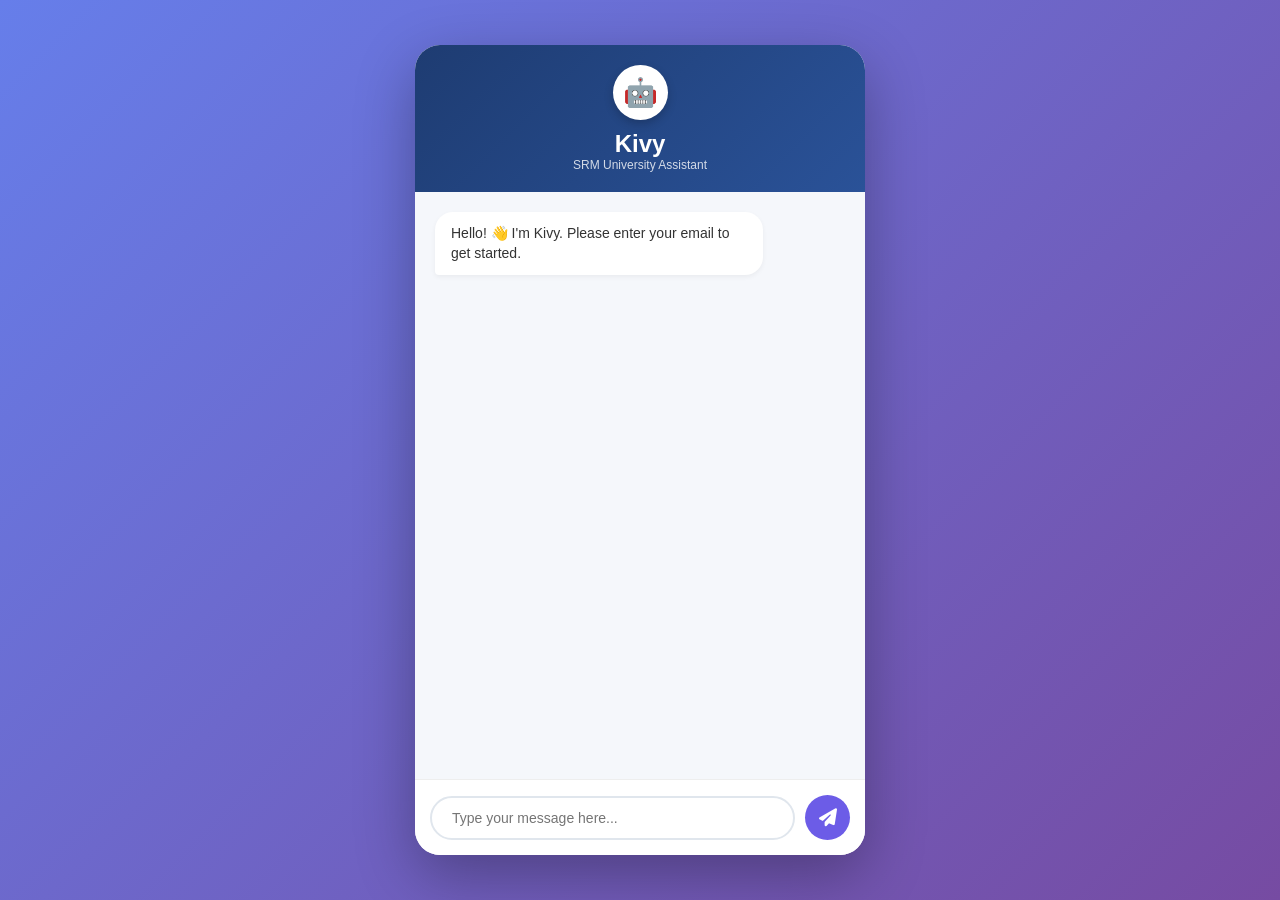
<file: frontend/final.html>
<!DOCTYPE html>
<html lang="en">
<head>
    <meta charset="UTF-8">
    <meta name="viewport" content="width=device-width, initial-scale=1.0">
    <title>Kivy - SRM University Assistant</title>
    <link rel="stylesheet" href="https://cdnjs.cloudflare.com/ajax/libs/font-awesome/6.4.0/css/all.min.css">
    <style>
        :root {
            --srm-blue: #1e3c72;
            --srm-light-blue: #2a5298;
            --accent-purple: #6c5ce7;
            --bg-gray: #f5f7fb;
        }

        * { margin: 0; padding: 0; box-sizing: border-box; font-family: 'Segoe UI', sans-serif; }

        body {
            background: linear-gradient(135deg, #667eea 0%, #764ba2 100%);
            height: 100vh;
            display: flex; justify-content: center; align-items: center;
            overflow: hidden; /* Prevents body scroll */
        }

        .chat-container {
            width: 95%; max-width: 450px; height: 90vh;
            background: white; border-radius: 25px;
            box-shadow: 0 20px 60px rgba(0,0,0,0.3);
            display: flex; flex-direction: column;
            position: relative; overflow: hidden;
        }

        /* --- HEADER --- */
        .chat-header {
            background: linear-gradient(135deg, var(--srm-blue) 0%, var(--srm-light-blue) 100%);
            color: white; padding: 20px; text-align: center; flex-shrink: 0;
        }
        .bot-avatar {
            width: 55px; height: 55px; background: white; border-radius: 50%;
            margin: 0 auto 10px; display: flex; align-items: center; justify-content: center;
            font-size: 28px; box-shadow: 0 4px 10px rgba(0,0,0,0.2);
        }
        .chat-header h1 { font-size: 24px; font-weight: 700; }
        .chat-header p { font-size: 12px; opacity: 0.8; }
        
        .logout-btn {
            position: absolute; top: 15px; right: 15px;
            background: rgba(255, 255, 255, 0.2); border: 1px solid white;
            color: white; padding: 5px 12px; border-radius: 15px;
            font-size: 11px; cursor: pointer; display: none;
        }

        /* --- QUICK ACTIONS (SCROLLABLE) --- */
        .quick-actions-bar {
            background: white; border-bottom: 1px solid #eee; padding: 10px;
            flex-shrink: 0; display: none; /* Hidden until login */
        }
        .action-scroll {
            display: flex; gap: 10px; overflow-x: auto; padding-bottom: 5px;
            scrollbar-width: none;
        }
        .action-scroll::-webkit-scrollbar { display: none; }
        .pill {
            padding: 8px 15px; background: #f0f4ff; border: 1px solid #dce4ff;
            border-radius: 20px; font-size: 12px; color: var(--srm-light-blue);
            white-space: nowrap; cursor: pointer; transition: 0.3s;
        }
        .pill:hover { background: var(--srm-blue); color: white; }

        /* --- CHAT AREA (SCROLLABLE) --- */
        .chat-messages {
            flex: 1; padding: 20px; overflow-y: auto; background: var(--bg-gray);
            display: flex; flex-direction: column;
        }

        .welcome-screen { text-align: center; margin-bottom: 20px; }
        .feature-card {
            background: white; border: 2px solid #e0e6ed; padding: 15px;
            border-radius: 15px; margin-bottom: 10px; cursor: pointer;
            text-align: left; display: flex; align-items: center; gap: 12px;
            color: #444; font-weight: 500; transition: 0.2s;
        }
        .feature-card:hover { border-color: var(--accent-purple); background: #f9f8ff; transform: translateY(-2px); }

        .message { margin-bottom: 15px; display: flex; animation: fadeIn 0.3s ease; }
        @keyframes fadeIn { from { opacity: 0; transform: translateY(10px); } to { opacity: 1; } }
        .message.user { justify-content: flex-end; }
        .message-bubble {
            max-width: 80%; padding: 12px 16px; border-radius: 18px;
            font-size: 14px; line-height: 1.4; box-shadow: 0 2px 5px rgba(0,0,0,0.05);
        }
        .message.user .message-bubble {
            background: var(--accent-purple); color: white; border-bottom-right-radius: 4px;
        }
        .message.bot .message-bubble {
            background: white; color: #333; border-bottom-left-radius: 4px;
        }

        /* --- INPUT AREA --- */
        .chat-input-area {
            padding: 15px; background: white; border-top: 1px solid #eee;
            display: flex; align-items: center; gap: 10px; flex-shrink: 0;
        }
        .input-box {
            flex: 1; padding: 12px 20px; border: 2px solid #e0e6ed;
            border-radius: 25px; outline: none; font-size: 14px; transition: 0.3s;
        }
        .input-box:focus { border-color: var(--accent-purple); }
        .send-btn {
            background: var(--accent-purple); color: white; border: none;
            width: 45px; height: 45px; border-radius: 50%;
            cursor: pointer; display: flex; align-items: center; justify-content: center;
            font-size: 18px; transition: 0.3s;
        }
        .send-btn:hover { transform: scale(1.1); background: var(--srm-blue); }

        .typing { font-size: 12px; color: #888; margin-bottom: 10px; display: none; }
    </style>
</head>
<body>

<div class="chat-container">
    <div class="chat-header">
        <button id="logoutBtn" class="logout-btn" onclick="logout()">Logout</button>
        <div class="bot-avatar">🤖</div>
        <h1>Kivy</h1>
        <p>SRM University Assistant</p>
    </div>

    <div class="quick-actions-bar" id="quickActions">
        <div class="action-scroll">
            <div class="pill" onclick="autoQuery('Programs')">📚 Programs</div>
            <div class="pill" onclick="autoQuery('Admissions')">📝 Admissions</div>
            <div class="pill" onclick="autoQuery('Campus')">🏫 Campus</div>
            <div class="pill" onclick="autoQuery('Placements')">💼 Placements</div>
            <div class="pill" onclick="autoQuery('Faculty')">👨‍🏫 Faculty</div>
        </div>
    </div>

    <div class="chat-messages" id="messageDisplay">
        <div id="welcomeContent" style="display:none;">
            <div class="welcome-screen">
                <p style="color: #666; font-size: 14px; margin-bottom: 15px;">How can I help you today?</p>
                <div class="feature-card" onclick="autoQuery('Programs & Courses')"><span>📚</span> Programs & Courses</div>
                <div class="feature-card" onclick="autoQuery('Admission Process')"><span>📝</span> Admission Process</div>
                <div class="feature-card" onclick="autoQuery('Campus Life')"><span>🏫</span> Campus Life</div>
                <div class="feature-card" onclick="autoQuery('Placement Records')"><span>💼</span> Placement Records</div>
            </div>
        </div>
        <div class="typing" id="typing">Kivy is typing...</div>
    </div>

    <div class="chat-input-area">
        <input type="text" id="mainInput" class="input-box" placeholder="Type your message here..." autocomplete="off">
        <button class="send-btn" onclick="handleLogic()"><i class="fas fa-paper-plane"></i></button>
    </div>
</div>

<script>
    const API_URL = 'http://localhost:8001/chat';
    let isAuth = localStorage.getItem('srm_auth') === 'true';
    let authStep = 'email';

    const display = document.getElementById('messageDisplay');
    const input = document.getElementById('mainInput');
    const typing = document.getElementById('typing');

    function addMessage(text, side) {
        const msg = document.createElement('div');
        msg.className = `message ${side}`;
        msg.innerHTML = `<div class="message-bubble">${text}</div>`;
        display.insertBefore(msg, typing);
        display.scrollTop = display.scrollHeight;
    }

    function handleLogic() {
        const val = input.value.trim();
        if(!val) return;

        if(!isAuth) {
            handleAuth(val);
        } else {
            handleChat(val);
        }
        input.value = '';
    }

    // --- AUTH FLOW ---
    function handleAuth(val) {
        addMessage(val, 'user');
        if(authStep === 'email') {
            authStep = 'phone';
            setTimeout(() => addMessage("Got it. Now please enter your mobile number.", 'bot'), 600);
        } else if(authStep === 'phone') {
            authStep = 'otp';
            setTimeout(() => addMessage("Sending OTP... Enter <strong>123456</strong> to verify.", 'bot'), 600);
        } else if(authStep === 'otp' && val === '123456') {
            isAuth = true;
            localStorage.setItem('srm_auth', 'true');
            initChat();
        } else {
            addMessage("Invalid OTP. Try again!", 'bot');
        }
    }

    // --- CHAT FLOW ---
    async function handleChat(val) {
        addMessage(val, 'user');
        document.getElementById('welcomeContent').style.display = 'none';
        typing.style.display = 'block';
        display.scrollTop = display.scrollHeight;

        try {
            const res = await fetch(API_URL, {
                method: 'POST',
                headers: {'Content-Type': 'application/json'},
                body: JSON.stringify({query: val})
            });
            const data = await res.json();
            typing.style.display = 'none';
            addMessage(data.answer, 'bot');
        } catch (e) {
            typing.style.display = 'none';
            addMessage("Server Error. Is your backend running on 8001?", 'bot');
        }
    }

    function autoQuery(q) {
        input.value = q;
        handleLogic();
    }

    function initChat() {
        // Clear login messages
        const msgs = display.querySelectorAll('.message');
        msgs.forEach(m => m.remove());
        
        document.getElementById('quickActions').style.display = 'block';
        document.getElementById('logoutBtn').style.display = 'block';
        document.getElementById('welcomeContent').style.display = 'block';
        input.placeholder = "Ask Kivy anything...";
        addMessage("Verification Successful! How can I help you with SRM University?", 'bot');
    }

    function logout() {
        localStorage.clear();
        location.reload();
    }

    window.onload = () => {
        if(isAuth) {
            initChat();
        } else {
            addMessage("Hello! 👋 I'm Kivy. Please enter your email to get started.", 'bot');
        }
    };

    input.addEventListener('keypress', (e) => { if(e.key === 'Enter') handleLogic(); });
</script>

</body>
</html>
</file>
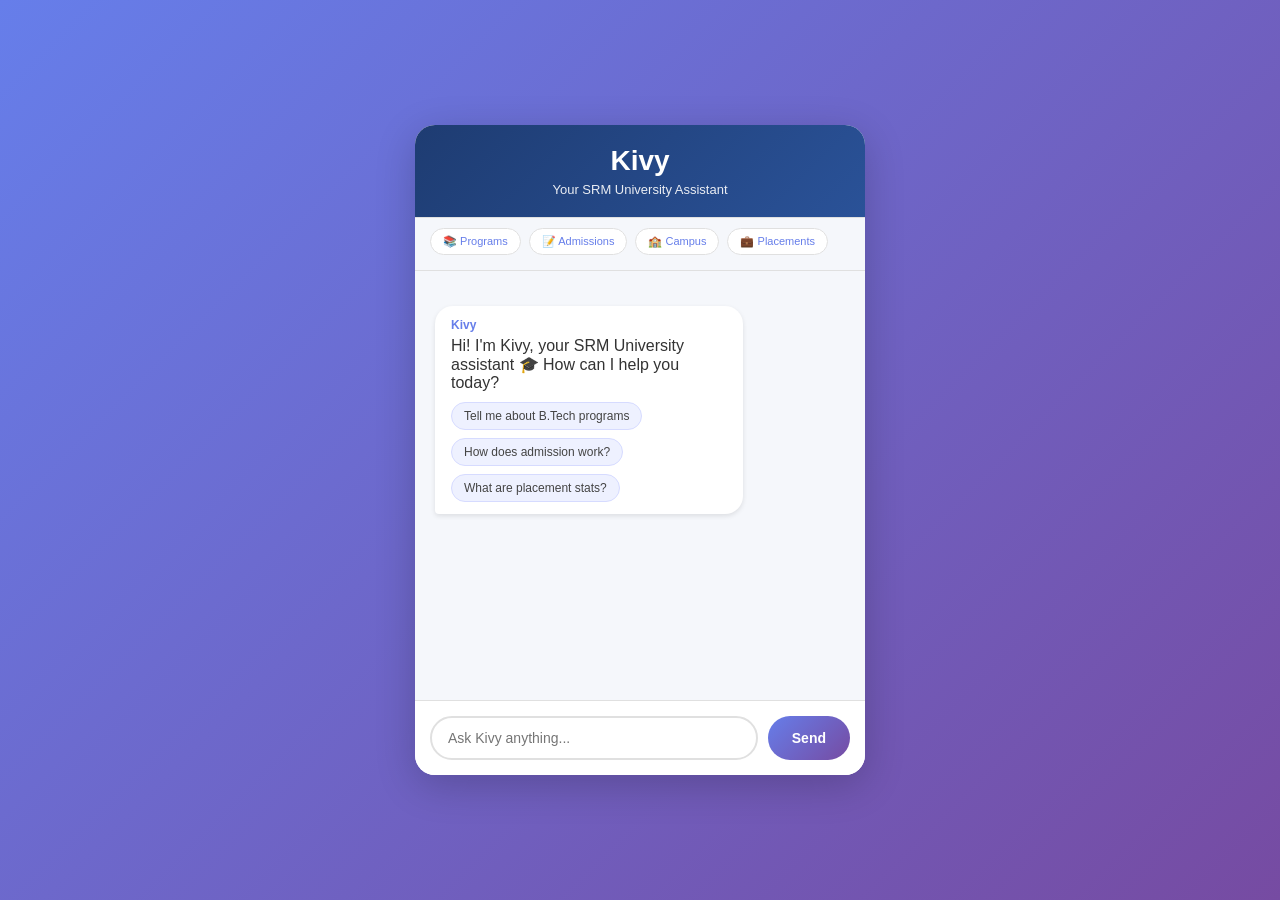
<file: frontend/kivy_chatbot.html>
<!DOCTYPE html>
<html lang="en">
<head>
    <meta charset="UTF-8">
    <meta name="viewport" content="width=device-width, initial-scale=1.0">
    <title>Kivy - SRM Chatbot</title>
    <style>
        * { margin: 0; padding: 0; box-sizing: border-box; }

        body {
            font-family: 'Segoe UI', Tahoma, Geneva, Verdana, sans-serif;
            background: linear-gradient(135deg, #667eea 0%, #764ba2 100%);
            height: 100vh;
            display: flex;
            justify-content: center;
            align-items: center;
        }

        .chat-container {
            width: 450px;
            height: 650px;
            background: white;
            border-radius: 20px;
            box-shadow: 0 10px 40px rgba(0,0,0,0.2);
            display: flex;
            flex-direction: column;
            overflow: hidden;
            position: relative;
        }

        .chat-header {
            background: linear-gradient(135deg, #1e3c72 0%, #2a5298 100%);
            color: white;
            padding: 20px;
            text-align: center;
            box-shadow: 0 2px 10px rgba(0,0,0,0.1);
        }

        .chat-header h1 { font-size: 28px; margin-bottom: 5px; }
        .chat-header p { font-size: 13px; opacity: 0.9; }

        .chat-messages {
            flex: 1;
            padding: 20px;
            overflow-y: auto;
            background: #f5f7fb;
        }

        .message {
            margin-bottom: 15px;
            display: flex;
            animation: fadeIn 0.3s ease-in;
        }

        @keyframes fadeIn {
            from { opacity: 0; transform: translateY(10px); }
            to { opacity: 1; transform: translateY(0); }
        }

        .message.user { justify-content: flex-end; }

        .message-bubble {
            max-width: 75%;
            padding: 12px 16px;
            border-radius: 18px;
            word-wrap: break-word;
        }

        .message.user .message-bubble {
            background: linear-gradient(135deg, #667eea 0%, #764ba2 100%);
            color: white;
            border-bottom-right-radius: 4px;
        }

        .message.bot .message-bubble {
            background: white;
            color: #333;
            border-bottom-left-radius: 4px;
            box-shadow: 0 2px 5px rgba(0,0,0,0.1);
        }

        .bot-name { font-weight: bold; color: #667eea; font-size: 12px; margin-bottom: 5px; }

        .typing-indicator {
            display: none;
            padding: 12px 16px;
            background: white;
            border-radius: 18px;
            width: 60px;
        }

        .typing-indicator.active { display: block; }
        .typing-indicator span {
            height: 8px; width: 8px; background: #667eea; border-radius: 50%;
            display: inline-block; margin: 0 2px; animation: typing 1.4s infinite;
        }
        .typing-indicator span:nth-child(2) { animation-delay: 0.2s; }
        .typing-indicator span:nth-child(3) { animation-delay: 0.4s; }

        @keyframes typing {
            0%, 60%, 100% { transform: translateY(0); }
            30% { transform: translateY(-10px); }
        }

        .chat-input {
            display: flex;
            padding: 15px;
            background: white;
            border-top: 1px solid #e0e0e0;
        }

        #userInput {
            flex: 1;
            padding: 12px 16px;
            border: 2px solid #e0e0e0;
            border-radius: 25px;
            outline: none;
            font-size: 14px;
        }

        #userInput:focus { border-color: #667eea; }

        #sendBtn {
            margin-left: 10px;
            padding: 12px 24px;
            background: linear-gradient(135deg, #667eea 0%, #764ba2 100%);
            color: white;
            border: none;
            border-radius: 25px;
            cursor: pointer;
            font-weight: 600;
            font-size: 14px;
        }

        #sendBtn:hover { opacity: 0.9; }
        #sendBtn:disabled { opacity: 0.5; cursor: not-allowed; }

        .menu-bar {
            background: #f5f7fb;
            padding: 10px 15px;
            border-top: 1px solid #e0e0e0;
            border-bottom: 1px solid #e0e0e0;
        }

        .menu-options { display: flex; gap: 8px; overflow-x: auto; padding-bottom: 5px; }

        .menu-option {
            padding: 6px 12px;
            background: white;
            border: 1px solid #e0e0e0;
            border-radius: 15px;
            cursor: pointer;
            font-size: 11px;
            color: #667eea;
            white-space: nowrap;
            transition: 0.2s;
        }

        .menu-option:hover { background: #eef1ff; }

        .suggestions {
            margin-top: 10px;
            display: flex;
            flex-wrap: wrap;
            gap: 8px;
        }

        .suggestion-btn {
            padding: 6px 12px;
            border-radius: 15px;
            border: 1px solid #d6dbff;
            background: #eef1ff;
            color: #444;
            cursor: pointer;
            font-size: 12px;
            transition: 0.2s;
            text-align: left;
        }

        .suggestion-btn:hover { background: #d6dbff; }

        .chat-messages::-webkit-scrollbar { width: 6px; }
        .chat-messages::-webkit-scrollbar-thumb { background: #667eea; border-radius: 3px; }
    </style>
</head>
<body>
    <div class="chat-container">
        <div class="chat-header">
            <h1>Kivy</h1>
            <p>Your SRM University Assistant</p>
        </div>

        <div class="menu-bar">
            <div class="menu-options">
                <div class="menu-option" onclick="askQuestion('What programs does SRM offer?')">📚 Programs</div>
                <div class="menu-option" onclick="askQuestion('Tell me about admissions')">📝 Admissions</div>
                <div class="menu-option" onclick="askQuestion('What are the campus facilities?')">🏫 Campus</div>
                <div class="menu-option" onclick="askQuestion('Information about placements')">💼 Placements</div>
            </div>
        </div>

        <div class="chat-messages" id="chatMessages">
            <div class="message bot">
                <div class="typing-indicator" id="typingIndicator">
                    <span></span><span></span><span></span>
                </div>
            </div>
        </div>

        <div class="chat-input">
            <input type="text" id="userInput" placeholder="Ask Kivy anything..." onkeypress="handleKeyPress(event)" />
            <button id="sendBtn" onclick="sendMessage()">Send</button>
        </div>
    </div>

    <script>
        const API_URL = 'http://localhost:8001/chat';
        const chatMessages = document.getElementById('chatMessages');
        const userInput = document.getElementById('userInput');
        const sendBtn = document.getElementById('sendBtn');
        const typingIndicator = document.getElementById('typingIndicator');

        window.onload = function() {
            addKivyMessage("Hi! I'm Kivy, your SRM University assistant 🎓 How can I help you today?", [
                "Tell me about B.Tech programs",
                "How does admission work?",
                "What are placement stats?"
            ]);
        };

        function handleKeyPress(e) { if (e.key === 'Enter') sendMessage(); }

        function askQuestion(q) {
            userInput.value = q;
            sendMessage();
        }

        async function sendMessage() {
            const message = userInput.value.trim();
            if (!message) return;

            addMessage(message, 'user');
            userInput.value = '';

            userInput.disabled = true;
            sendBtn.disabled = true;
            typingIndicator.classList.add('active');

            try {
                const response = await fetch(API_URL, {
                    method: 'POST',
                    headers: {'Content-Type': 'application/json'},
                    body: JSON.stringify({ query: message })
                });
                const data = await response.json();
                typingIndicator.classList.remove('active');
                addBotMessage(data);
            } catch (error) {
                typingIndicator.classList.remove('active');
                addKivyMessage('Oops! Make sure the backend server is running. 😅');
            }

            userInput.disabled = false;
            sendBtn.disabled = false;
            userInput.focus();
        }

        function addMessage(text, sender) {
            const div = document.createElement('div');
            div.className = `message ${sender}`;
            div.innerHTML = `<div class="message-bubble">${text}</div>`;
            chatMessages.appendChild(div);
            chatMessages.scrollTop = chatMessages.scrollHeight;
        }

        function addKivyMessage(text, suggestions = []) {
            const div = document.createElement('div');
            div.className = 'message bot';

            let suggestionsHtml = '';
            if (suggestions && suggestions.length > 0) {
                suggestionsHtml = '<div class="suggestions">' +
                    suggestions.map(s =>
                        `<button class="suggestion-btn" onclick="askQuestion('${s}')">${s}</button>`
                    ).join('') +
                    '</div>';
            }

            div.innerHTML = `
                <div class="message-bubble">
                    <div class="bot-name">Kivy</div>
                    <p>${text}</p>
                    ${suggestionsHtml}
                </div>`;
            chatMessages.appendChild(div);
            chatMessages.scrollTop = chatMessages.scrollHeight;
        }

        function addBotMessage(data) {
            const div = document.createElement('div');
            div.className = 'message bot';

            let suggestionsHtml = '';
            const followUps = data.follow_ups || data.suggestions || [];
            if (followUps.length > 0) {
                suggestionsHtml = '<div class="suggestions">' +
                    followUps.map(s =>
                        `<button class="suggestion-btn" onclick="askQuestion('${s}')">${s}</button>`
                    ).join('') +
                    '</div>';
            }

            let sourcesHtml = '';
            if (data.sources && data.sources.length > 0) {
                sourcesHtml = '<div style="font-size:10px; color:#999; margin-top:8px;">📚 Sources provided in console.</div>';
            }

            div.innerHTML = `
                <div class="message-bubble">
                    <div class="bot-name">Kivy</div>
                    <p>${data.answer}</p>
                    ${suggestionsHtml}
                    ${sourcesHtml}
                </div>`;
            chatMessages.appendChild(div);
            chatMessages.scrollTop = chatMessages.scrollHeight;
        }
    </script>
</body>
</html>
</file>
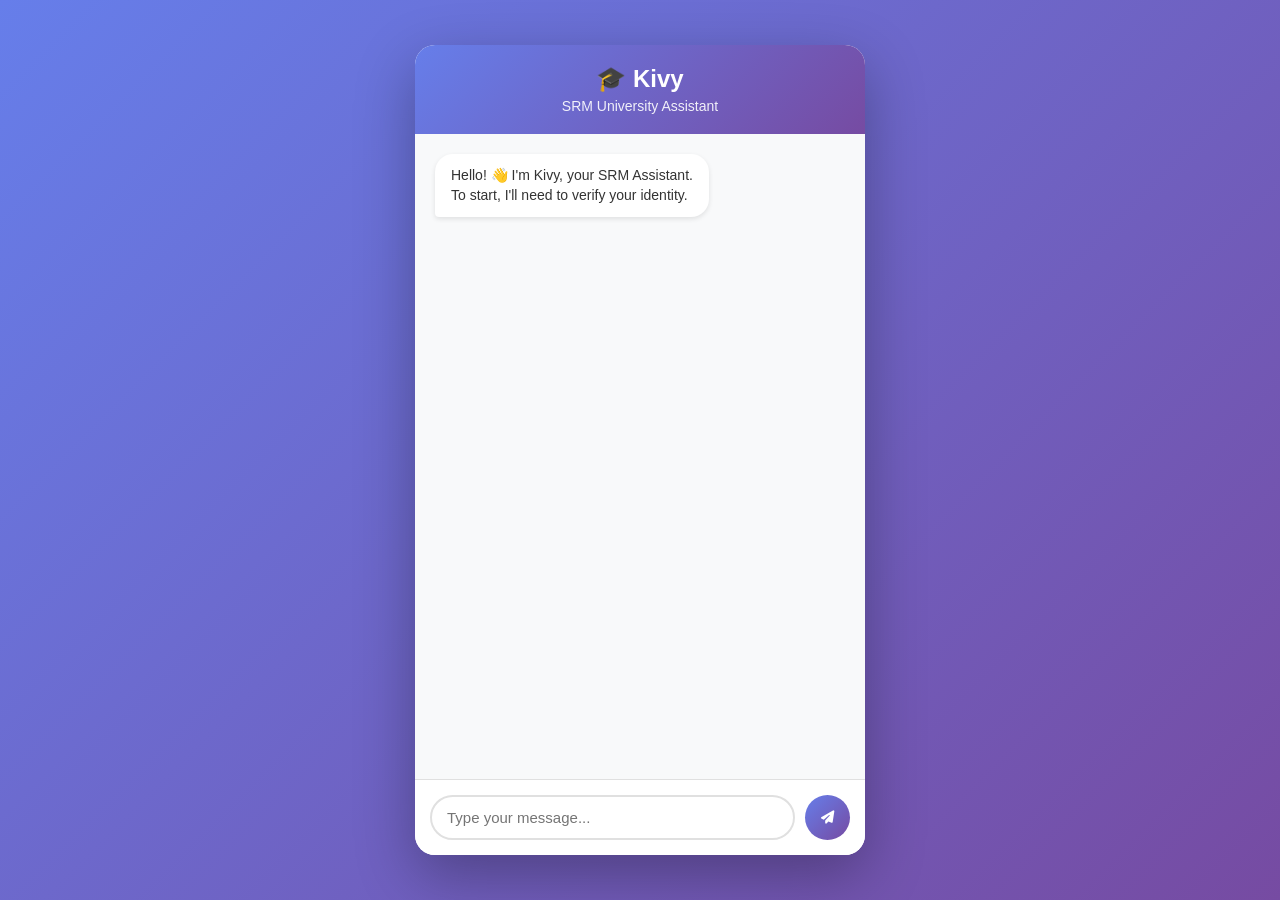
<file: frontend/kivy_chatbot_real_otp.html>
<!DOCTYPE html>
<html lang="en">
<head>
    <meta charset="UTF-8">
    <meta name="viewport" content="width=device-width, initial-scale=1.0">
    <title>Kivy - SRM University Assistant</title>
    <link rel="stylesheet" href="https://cdnjs.cloudflare.com/ajax/libs/font-awesome/6.4.0/css/all.min.css">
    <style>
        * { margin: 0; padding: 0; box-sizing: border-box; }
        body {
            font-family: -apple-system, BlinkMacSystemFont, 'Segoe UI', Roboto, sans-serif;
            background: linear-gradient(135deg, #667eea 0%, #764ba2 100%);
            height: 100vh;
            display: flex;
            justify-content: center;
            align-items: center;
        }
        .chat-container {
            width: 95%;
            max-width: 450px;
            height: 90vh;
            background: white;
            border-radius: 20px;
            box-shadow: 0 20px 60px rgba(0,0,0,0.3);
            display: flex;
            flex-direction: column;
            overflow: hidden;
            position: relative;
        }
        .chat-header {
            background: linear-gradient(135deg, #667eea 0%, #764ba2 100%);
            color: white;
            padding: 20px;
            text-align: center;
            position: relative;
        }
        .chat-header h1 { font-size: 24px; margin-bottom: 5px; }
        .chat-header p { font-size: 14px; opacity: 0.9; }
        
        /* Logout Button Style */
        .logout-btn {
            position: absolute;
            top: 15px;
            right: 15px;
            background: rgba(255, 255, 255, 0.2);
            border: 1px solid white;
            color: white;
            padding: 6px 12px;
            border-radius: 15px;
            font-size: 11px;
            font-weight: bold;
            cursor: pointer;
            transition: all 0.3s;
            display: none;
            z-index: 10;
        }
        .logout-btn:hover {
            background: white;
            color: #764ba2;
            transform: scale(1.05);
        }

        .chat-messages {
            flex: 1;
            overflow-y: auto;
            padding: 20px;
            background: #f8f9fa;
        }
        .message {
            margin-bottom: 15px;
            display: flex;
            animation: slideIn 0.3s ease;
        }
        @keyframes slideIn {
            from { opacity: 0; transform: translateY(10px); }
            to { opacity: 1; transform: translateY(0); }
        }
        .message.bot { justify-content: flex-start; }
        .message.user { justify-content: flex-end; }
        .message-content {
            max-width: 75%;
            padding: 12px 16px;
            border-radius: 18px;
            word-wrap: break-word;
            font-size: 14px;
            line-height: 1.4;
        }
        .message.bot .message-content {
            background: white;
            color: #333;
            border-bottom-left-radius: 4px;
            box-shadow: 0 2px 5px rgba(0,0,0,0.1);
        }
        .message.user .message-content {
            background: linear-gradient(135deg, #667eea 0%, #764ba2 100%);
            color: white;
            border-bottom-right-radius: 4px;
        }
        .input-container {
            padding: 15px;
            background: white;
            border-top: 1px solid #e0e0e0;
            display: flex;
            gap: 10px;
        }
        #userInput {
            flex: 1;
            padding: 12px 15px;
            border: 2px solid #e0e0e0;
            border-radius: 25px;
            font-size: 15px;
            outline: none;
            transition: all 0.3s;
        }
        #userInput:focus { border-color: #667eea; }
        #sendBtn {
            width: 45px;
            height: 45px;
            border: none;
            background: linear-gradient(135deg, #667eea 0%, #764ba2 100%);
            color: white;
            border-radius: 50%;
            cursor: pointer;
            transition: all 0.3s;
            display: flex;
            align-items: center;
            justify-content: center;
        }
        #sendBtn:hover { transform: scale(1.1); }
        
        .typing-indicator {
            display: none;
            padding: 10px 15px;
            background: white;
            border-radius: 18px;
            width: fit-content;
            box-shadow: 0 2px 5px rgba(0,0,0,0.1);
            margin-bottom: 15px;
        }
        .typing-indicator span {
            height: 8px; width: 8px; background: #667eea;
            border-radius: 50%; display: inline-block;
            margin: 0 2px; animation: typing 1.4s infinite;
        }
        .typing-indicator span:nth-child(2) { animation-delay: 0.2s; }
        .typing-indicator span:nth-child(3) { animation-delay: 0.4s; }
        @keyframes typing {
            0%, 60%, 100% { transform: translateY(0); }
            30% { transform: translateY(-10px); }
        }
        .status-badge {
            display: inline-block;
            padding: 4px 12px;
            background: #4caf50;
            color: white;
            border-radius: 12px;
            font-size: 11px;
            margin-top: 8px;
        }
        .quick-btn {
            padding: 8px 15px;
            background: #f0f0f0;
            border: 2px solid #667eea;
            color: #667eea;
            border-radius: 20px;
            cursor: pointer;
            font-size: 13px;
            transition: all 0.3s;
            display: inline-block;
            margin: 5px;
        }
        .quick-btn:hover { background: #667eea; color: white; }
        ::-webkit-scrollbar { width: 6px; }
        ::-webkit-scrollbar-thumb { background: #667eea; border-radius: 4px; }
    </style>
</head>
<body>
    <div class="chat-container">
        <div class="chat-header">
            <button id="logoutBtn" class="logout-btn"><i class="fas fa-sign-out-alt"></i> Logout</button>
            <h1>🎓 Kivy</h1>
            <p>SRM University Assistant</p>
            <div id="userStatus" style="display: none;"></div>
        </div>
        
        <div class="chat-messages" id="chatMessages">
            <div class="typing-indicator" id="typingIndicator">
                <span></span><span></span><span></span>
            </div>
        </div>
        
        <div class="input-container">
            <input type="text" id="userInput" placeholder="Type your message..." autocomplete="off">
            <button id="sendBtn"><i class="fas fa-paper-plane"></i></button>
        </div>
    </div>

    <script>
        const API_URL = 'http://127.0.0.1:8001';
        
        const authState = {
            isAuthenticated: false,
            step: 'welcome',
            email: null,
            phone: null,
            userName: null
        };

        const chatMessages = document.getElementById('chatMessages');
        const userInput = document.getElementById('userInput');
        const sendBtn = document.getElementById('sendBtn');
        const typingIndicator = document.getElementById('typingIndicator');
        const userStatus = document.getElementById('userStatus');
        const logoutBtn = document.getElementById('logoutBtn');

        function checkExistingAuth() {
            const savedAuth = localStorage.getItem('srmChatAuth');
            if (savedAuth) {
                const auth = JSON.parse(savedAuth);
                authState.isAuthenticated = true;
                authState.email = auth.email;
                authState.phone = auth.phone;
                authState.userName = auth.userName;
                authState.step = 'authenticated';
                
                showUserStatus();
                addBotMessage(`Welcome back, ${authState.userName}! 😊\nHow can I help you today?`, true);
                return true;
            }
            return false;
        }

        function showUserStatus() {
            userStatus.style.display = 'block';
            userStatus.innerHTML = `<span class="status-badge">✓ Verified: ${authState.email}</span>`;
            logoutBtn.style.display = 'block'; // Show logout button
        }

        function logoutUser() {
            localStorage.removeItem('srmChatAuth');
            location.reload(); // Refresh resets all states
        }

        logoutBtn.addEventListener('click', logoutUser);

        function addMessage(text, isBot = false) {
            const messageDiv = document.createElement('div');
            messageDiv.className = `message ${isBot ? 'bot' : 'user'}`;
            
            const contentDiv = document.createElement('div');
            contentDiv.className = 'message-content';
            contentDiv.innerHTML = text.replace(/\n/g, '<br>');
            
            messageDiv.appendChild(contentDiv);
            chatMessages.insertBefore(messageDiv, typingIndicator);
            chatMessages.scrollTop = chatMessages.scrollHeight;
        }

        function addBotMessage(text, instant = false) {
            if (!instant) {
                typingIndicator.style.display = 'block';
                chatMessages.scrollTop = chatMessages.scrollHeight;
                setTimeout(() => {
                    typingIndicator.style.display = 'none';
                    addMessage(text, true);
                }, 1200);
            } else {
                addMessage(text, true);
            }
        }

        async function handleUserInput(message = null) {
            const input = message || userInput.value.trim();
            if (!input) return;
            
            if (!message) {
                addMessage(input, false);
                userInput.value = '';
            }
            
            if (!authState.isAuthenticated) {
                switch(authState.step) {
                    case 'welcome':
                        authState.step = 'email';
                        addBotMessage("Please enter your email address to continue:");
                        break;
                    case 'email':
                        if (!/^[^\s@]+@[^\s@]+\.[^\s@]+$/.test(input)) {
                            addBotMessage("Please enter a valid email address:");
                            return;
                        }
                        authState.email = input;
                        authState.userName = input.split('@')[0];
                        authState.step = 'phone';
                        addBotMessage(`Thanks! Now enter your 10-digit mobile number:`);
                        break;
                    case 'phone':
                        if (!/^[6-9]\d{9}$/.test(input)) {
                            addBotMessage("Please enter a valid 10-digit number:");
                            return;
                        }
                        authState.phone = input;
                        authState.step = 'sending_otp';
                        addBotMessage("📱 Sending OTP...");
                        
                        // Fake API call for demo, replace with your fetch
                        setTimeout(() => {
                            authState.step = 'otp';
                            addBotMessage(`🔑 Your OTP is: <strong>123456</strong>\n(In production, this comes via SMS)`);
                        }, 1000);
                        break;
                    case 'otp':
                        if (input === '123456') { // Fixed OTP for demo
                            authState.isAuthenticated = true;
                            authState.step = 'authenticated';
                            localStorage.setItem('srmChatAuth', JSON.stringify({
                                email: authState.email,
                                phone: authState.phone,
                                userName: authState.userName
                            }));
                            showUserStatus();
                            addBotMessage(`🎉 Verified! Welcome ${authState.userName}. Ask me anything about SRM!`);
                        } else {
                            addBotMessage("❌ Incorrect OTP. Try again:");
                        }
                        break;
                }
            } else {
                // Main Chat Logic
                typingIndicator.style.display = 'block';
                try {
                    const response = await fetch(`${API_URL}/chat`, {
                        method: 'POST',
                        headers: { 'Content-Type': 'application/json' },
                        body: JSON.stringify({ query: input })
                    });
                    const data = await response.json();
                    typingIndicator.style.display = 'none';
                    addMessage(data.answer, true);
                } catch (e) {
                    typingIndicator.style.display = 'none';
                    addMessage("Connection error. Is the server running?", true);
                }
            }
        }

        sendBtn.addEventListener('click', () => handleUserInput());
        userInput.addEventListener('keypress', (e) => { if (e.key === 'Enter') handleUserInput(); });

        window.addEventListener('load', () => {
            if (!checkExistingAuth()) {
                setTimeout(() => {
                    addBotMessage("Hello! 👋 I'm Kivy, your SRM Assistant.\nTo start, I'll need to verify your identity.", true);
                    setTimeout(() => {
                        const btn = document.createElement('button');
                        btn.className = 'quick-btn';
                        btn.textContent = "Start Verification 🚀";
                        btn.onclick = () => handleUserInput("start");
                        chatMessages.lastElementChild.previousElementSibling.appendChild(btn);
                    }, 1000);
                }, 500);
            }
        });
    </script>
</body>
</html>
</file>
